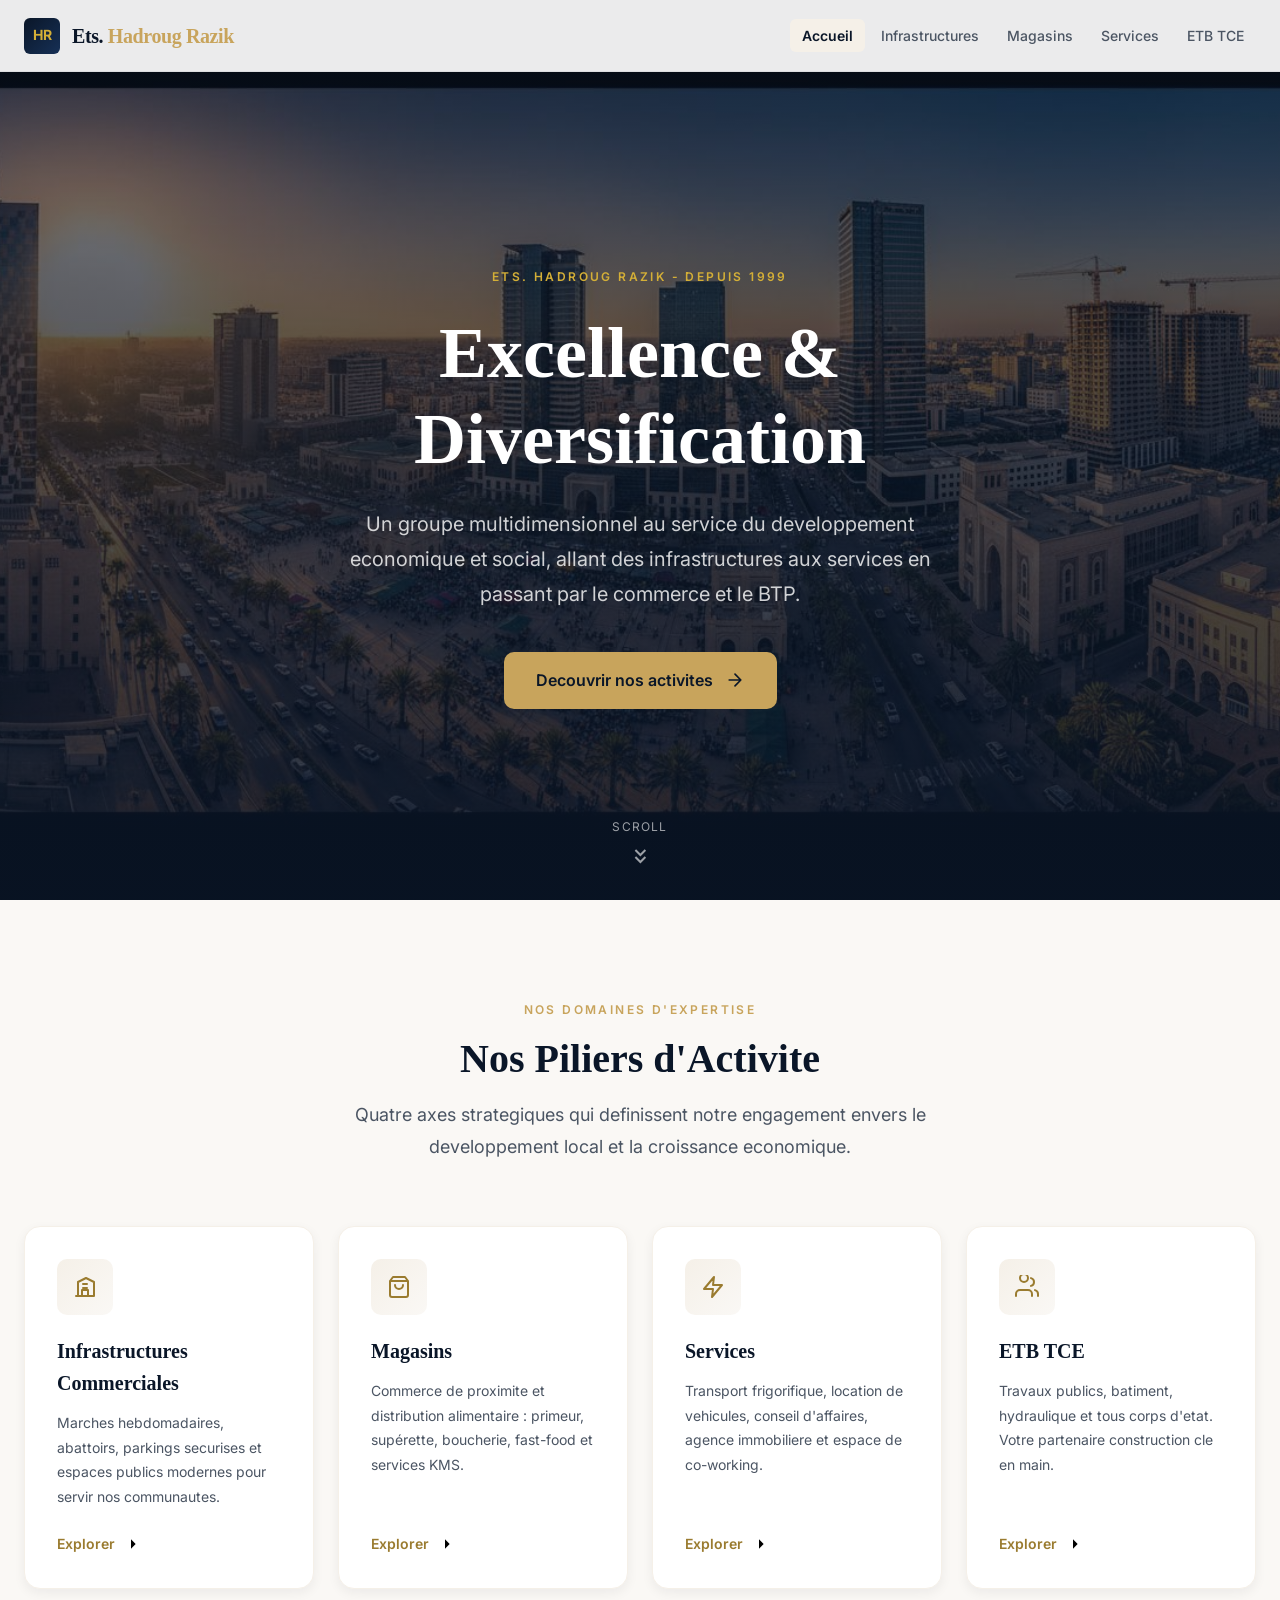
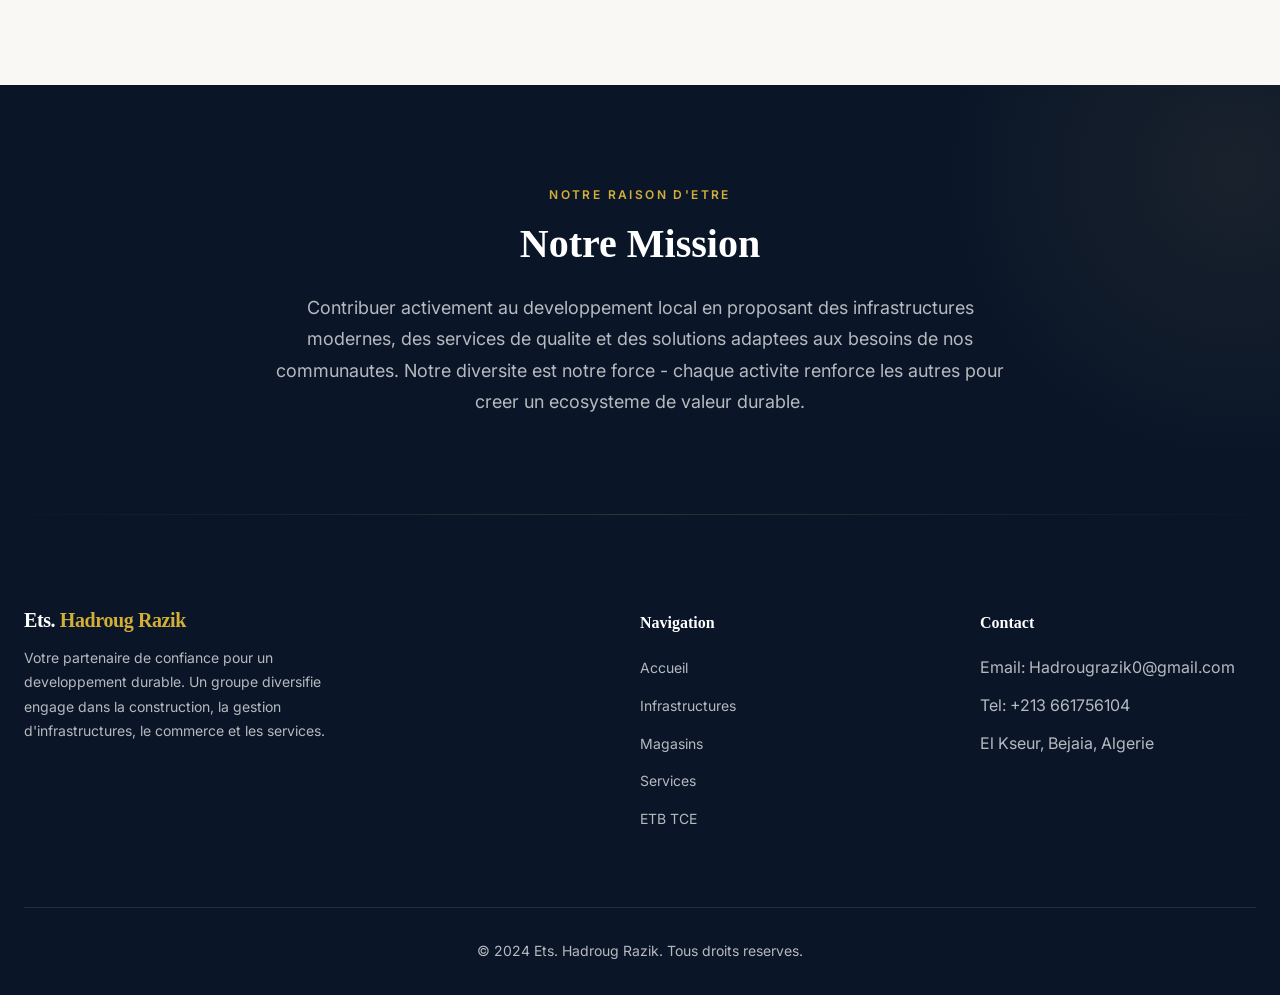
<file: index.html>
<!DOCTYPE html>
<html lang="fr">
<head>
    <meta charset="UTF-8">
    <meta name="viewport" content="width=device-width, initial-scale=1.0">
    <title>Ets. Hadroug Razik</title>
    <link rel="preconnect" href="https://fonts.googleapis.com">
    <link rel="preconnect" href="https://fonts.gstatic.com" crossorigin>
    <link href="https://fonts.googleapis.com/css2?family=Inter:wght@400;500;600;700&display=swap" rel="stylesheet">
    <link rel="stylesheet" href="css/style.css">
</head>
<body>
    <!-- Header -->
    <header class="main-header" id="header">
        <div class="container">
            <a href="index.html" class="logo">
                <div class="logo-mark">HR</div>
                <div class="logo-text">Ets. <span>Hadroug Razik</span></div>
            </a>
            <nav class="main-nav">
                <button class="mobile-menu-toggle" id="menuToggle" aria-label="Menu">
                    <span></span>
                    <span></span>
                    <span></span>
                </button>
                <ul class="nav-list" id="navList">
                    <li><a href="index.html" class="active">Accueil</a></li>
                    <li><a href="infrastructures.html">Infrastructures</a></li>
                    <li><a href="magasins.html">Magasins</a></li>
                    <li><a href="services.html">Services</a></li>
                    <li><a href="etb-tce.html">ETB TCE</a></li>
                </ul>
            </nav>
        </div>
    </header>

    <!-- Hero Section -->
    <section class="hero" id="accueil">
        <div class="hero-image">
            <img src="assets/hero-home.jpg" alt="Ets. Hadroug Razik - Vue panoramique">
        </div>
        <div class="hero-overlay"></div>
        <div class="hero-content">
            <div class="hero-label">Ets. Hadroug Razik - Depuis 1999</div>
            <h1 class="hero-title">Excellence &<br>Diversification</h1>
            <p class="hero-subtitle">Un groupe multidimensionnel au service du developpement economique et social, allant des infrastructures aux services en passant par le commerce et le BTP.</p>
            <a href="#piliers" class="hero-cta">
                Decouvrir nos activites
                <svg width="20" height="20" viewBox="0 0 24 24" fill="none" stroke="currentColor" stroke-width="2" stroke-linecap="round" stroke-linejoin="round"><path d="M5 12h14M12 5l7 7-7 7"/></svg>
            </a>
        </div>
        <div class="hero-scroll">
            <span>Scroll</span>
            <svg viewBox="0 0 24 24"><path d="M7 13l5 5 5-5M7 6l5 5 5-5"/></svg>
        </div>
    </section>

    <!-- Pillars Section -->
    <section id="piliers" class="pillars-section section-padding">
        <div class="container">
            <div class="section-header reveal">
                <div class="section-label">Nos domaines d'expertise</div>
                <h2 class="section-title">Nos Piliers d'Activite</h2>
                <p class="section-desc">Quatre axes strategiques qui definissent notre engagement envers le developpement local et la croissance economique.</p>
            </div>
            <div class="pillars-grid">
                <a href="infrastructures.html" class="pillar-card reveal reveal-delay-1">
                    <div class="pillar-icon">
                        <svg viewBox="0 0 24 24"><path d="M3 21h18M5 21V7l8-4 8 4v14M9 21v-6h6v6M10 9h4M10 13h4"/></svg>
                    </div>
                    <h3>Infrastructures Commerciales</h3>
                    <p>Marches hebdomadaires, abattoirs, parkings securises et espaces publics modernes pour servir nos communautes.</p>
                    <span class="pillar-link">
                        Explorer
                        <svg viewBox="0 0 24 24"><path d="M5 12h14M12 5l7 7-7 7"/></svg>
                    </span>
                </a>

                <a href="magasins.html" class="pillar-card reveal reveal-delay-2">
                    <div class="pillar-icon">
                        <svg viewBox="0 0 24 24"><path d="M6 2L3 6v14a2 2 0 002 2h14a2 2 0 002-2V6l-3-4zM3 6h18M16 10a4 4 0 01-8 0"/></svg>
                    </div>
                    <h3>Magasins</h3>
                    <p>Commerce de proximite et distribution alimentaire : primeur, supérette, boucherie, fast-food et services KMS.</p>
                    <span class="pillar-link">
                        Explorer
                        <svg viewBox="0 0 24 24"><path d="M5 12h14M12 5l7 7-7 7"/></svg>
                    </span>
                </a>

                <a href="services.html" class="pillar-card reveal reveal-delay-3">
                    <div class="pillar-icon">
                        <svg viewBox="0 0 24 24"><path d="M13 2L3 14h9l-1 8 10-12h-9l1-8z"/></svg>
                    </div>
                    <h3>Services</h3>
                    <p>Transport frigorifique, location de vehicules, conseil d'affaires, agence immobiliere et espace de co-working.</p>
                    <span class="pillar-link">
                        Explorer
                        <svg viewBox="0 0 24 24"><path d="M5 12h14M12 5l7 7-7 7"/></svg>
                    </span>
                </a>

                <a href="etb-tce.html" class="pillar-card reveal reveal-delay-4">
                    <div class="pillar-icon">
                        <svg viewBox="0 0 24 24"><path d="M17 21v-2a4 4 0 00-4-4H5a4 4 0 00-4 4v2M9 7a4 4 0 100-8 4 4 0 000 8zM23 21v-2a4 4 0 00-3-3.87M16 3.13a4 4 0 010 7.75"/></svg>
                    </div>
                    <h3>ETB TCE</h3>
                    <p>Travaux publics, batiment, hydraulique et tous corps d'etat. Votre partenaire construction cle en main.</p>
                    <span class="pillar-link">
                        Explorer
                        <svg viewBox="0 0 24 24"><path d="M5 12h14M12 5l7 7-7 7"/></svg>
                    </span>
                </a>
            </div>
        </div>
    </section>

    <!-- Mission Section -->
    <section class="mission-section section-padding">
        <div class="container">
            <div class="mission-content reveal">
                <div class="mission-label">Notre raison d'etre</div>
                <h2>Notre Mission</h2>
                <p>Contribuer activement au developpement local en proposant des infrastructures modernes, des services de qualite et des solutions adaptees aux besoins de nos communautes. Notre diversite est notre force - chaque activite renforce les autres pour creer un ecosysteme de valeur durable.</p>
            </div>
        </div>
    </section>

    <!-- Footer -->
    <footer class="main-footer">
        <div class="container">
            <div class="footer-content">
                <div class="footer-brand">
                    <div class="logo-text">Ets. <span>Hadroug Razik</span></div>
                    <p>Votre partenaire de confiance pour un developpement durable. Un groupe diversifie engage dans la construction, la gestion d'infrastructures, le commerce et les services.</p>
                </div>
                <div class="footer-section">
                    <h4>Navigation</h4>
                    <ul>
                        <li><a href="index.html">Accueil</a></li>
                        <li><a href="infrastructures.html">Infrastructures</a></li>
                        <li><a href="magasins.html">Magasins</a></li>
                        <li><a href="services.html">Services</a></li>
                        <li><a href="etb-tce.html">ETB TCE</a></li>
                    </ul>
                </div>
                <div class="footer-section">
                    <h4>Contact</h4>
                    <ul>
                        <li>Email: Hadrougrazik0@gmail.com</li>
                        <li>Tel: +213 661756104</li>
                        <li>El Kseur, Bejaia, Algerie</li>
                    </ul>
                </div>
            </div>
            <div class="footer-bottom">
                <p>&copy; 2024 Ets. Hadroug Razik. Tous droits reserves.</p>
            </div>
        </div>
    </footer>

    <!-- Back to Top -->
    <button class="back-to-top" id="backToTop" aria-label="Retour en haut">
        <svg viewBox="0 0 24 24"><path d="M18 15l-6-6-6 6"/></svg>
    </button>

    <script src="js/main.js"></script>
</body>
</html>
</file>
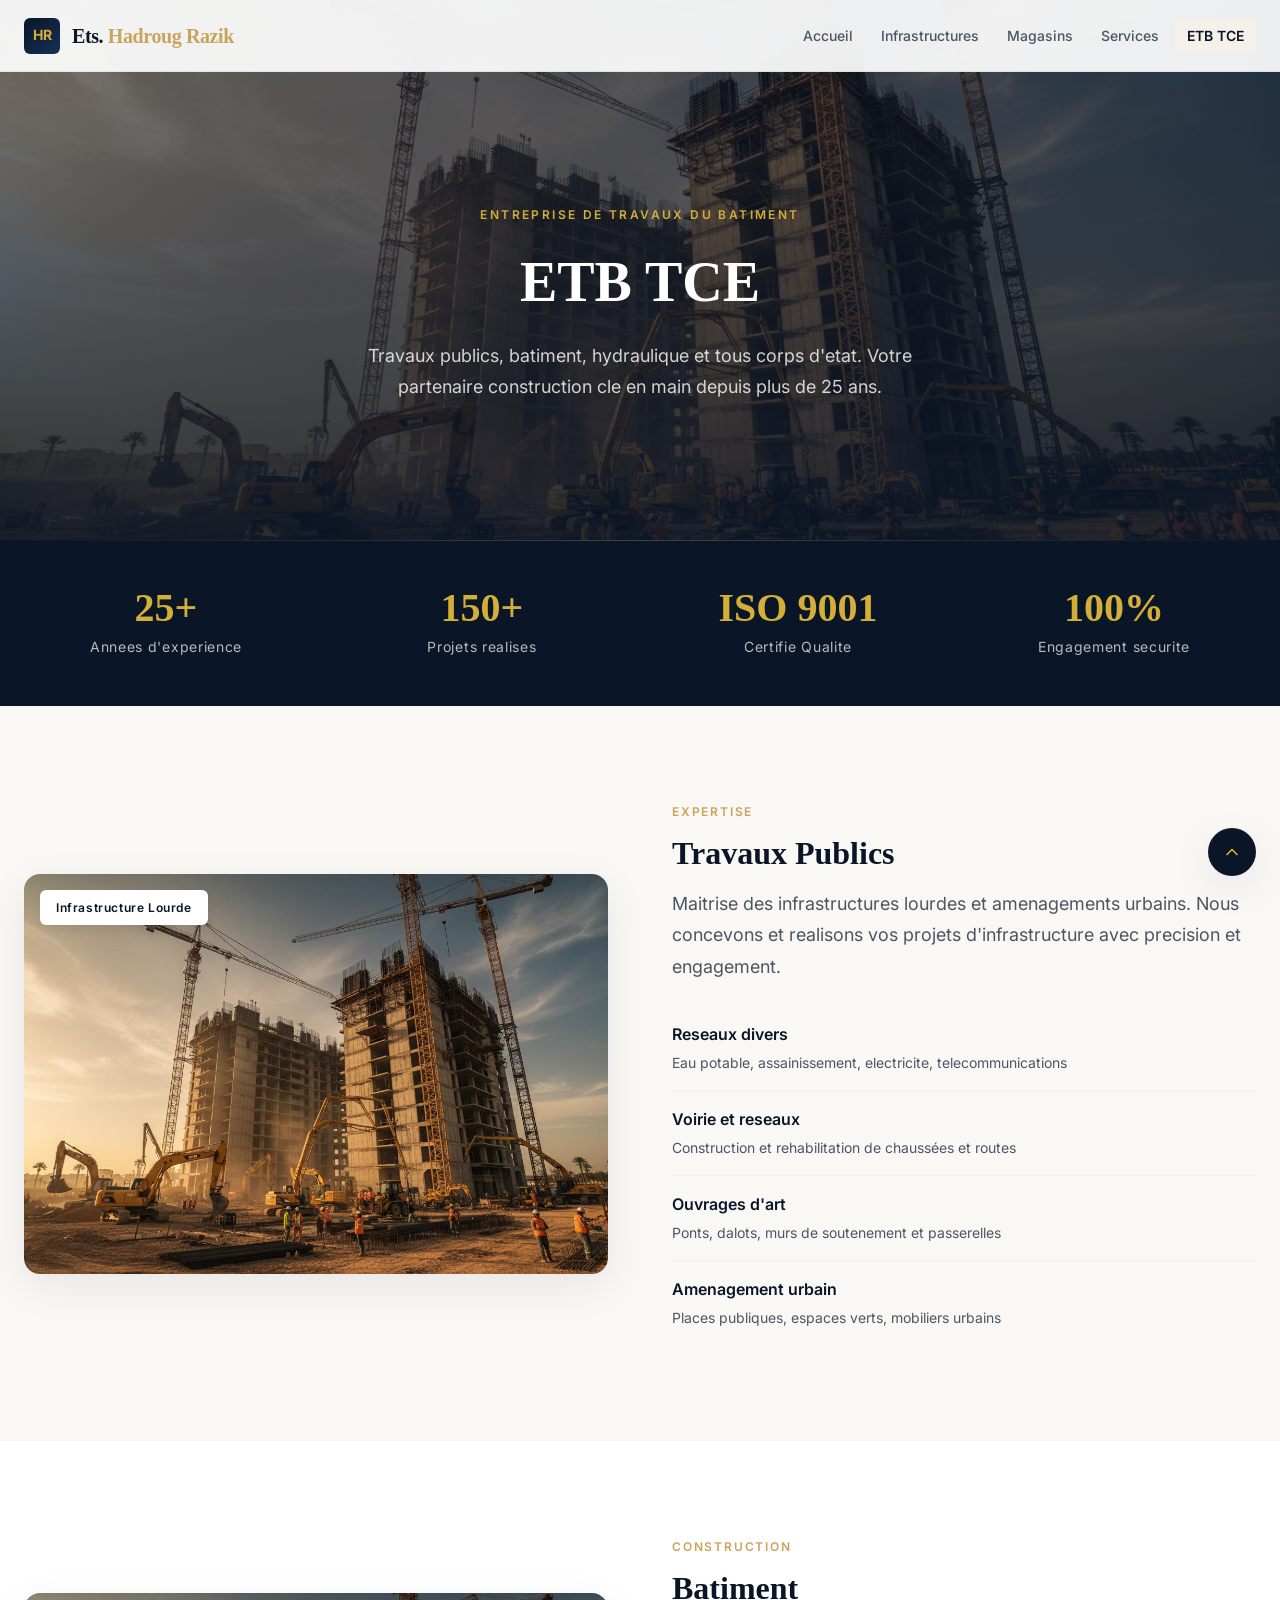
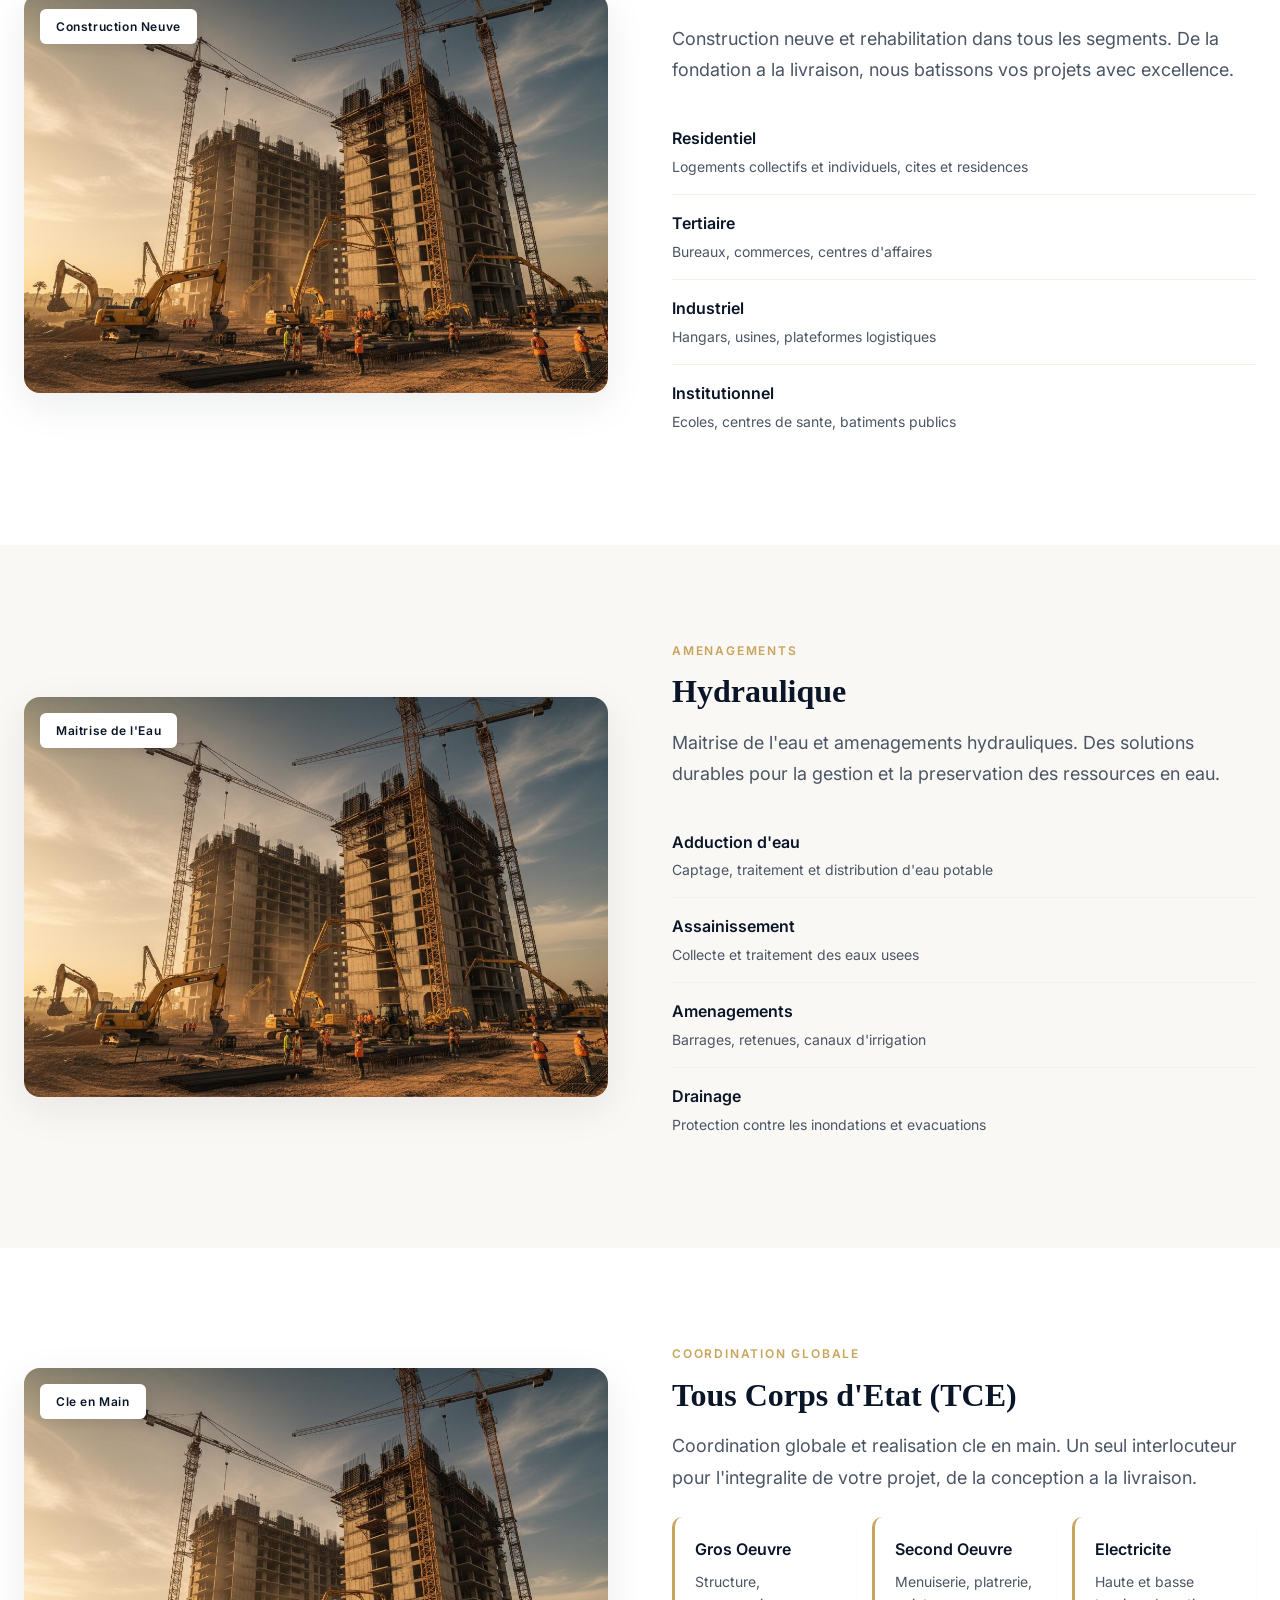
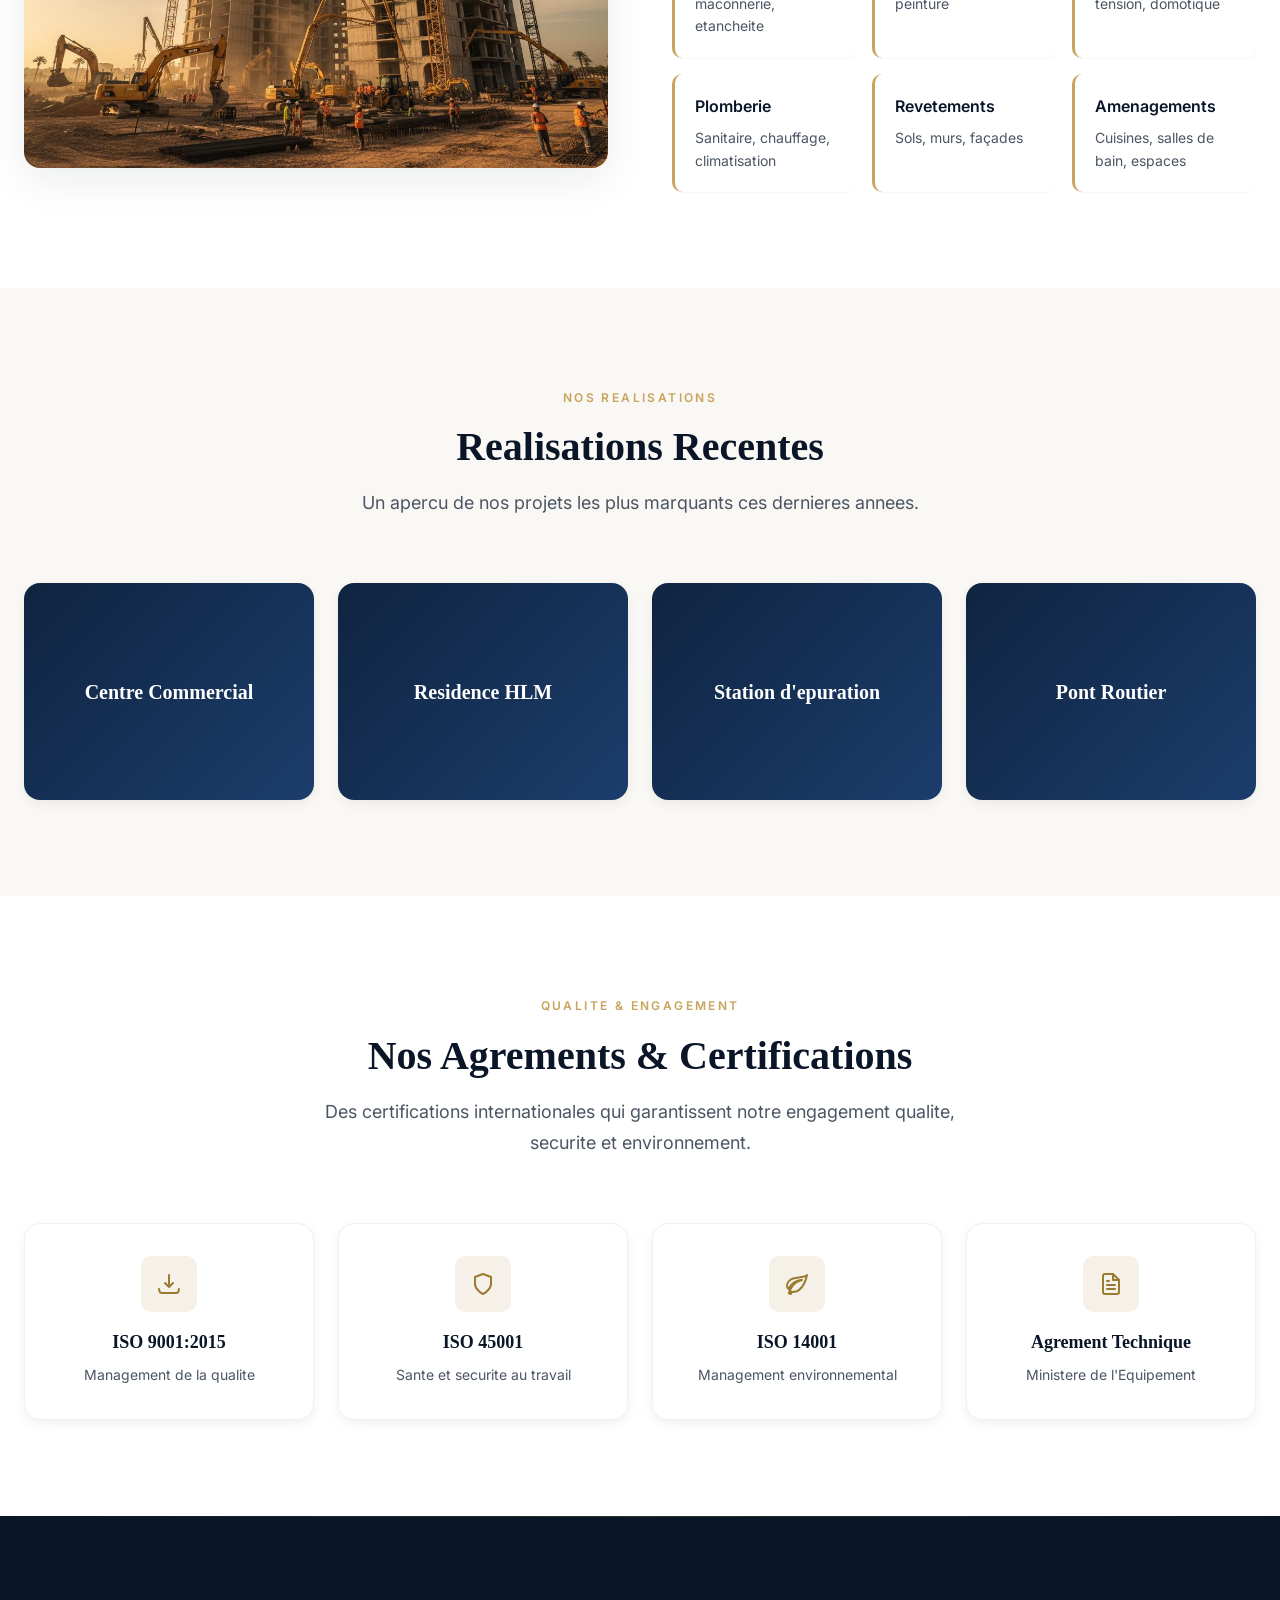
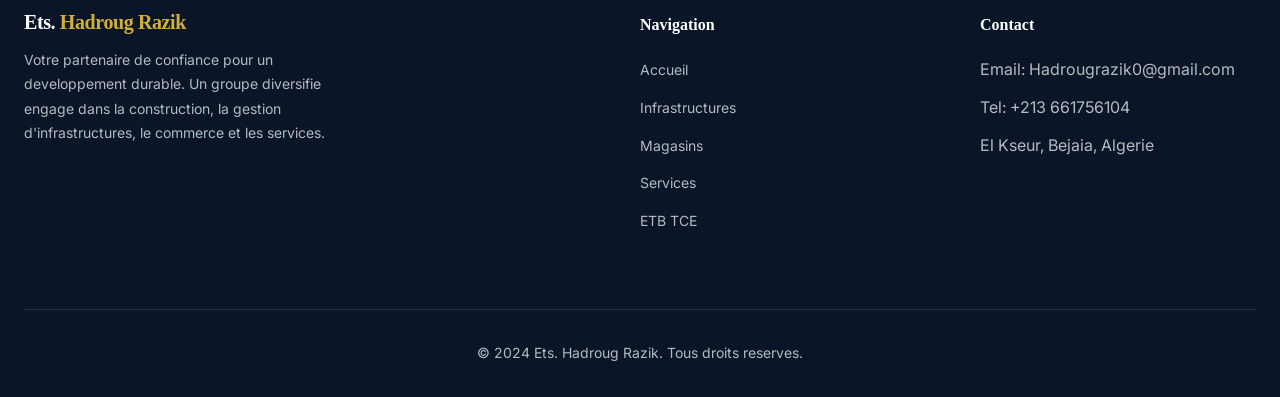
<file: etb-tce.html>
<!DOCTYPE html>
<html lang="fr">
<head>
    <meta charset="UTF-8">
    <meta name="viewport" content="width=device-width, initial-scale=1.0">
    <title>ETB TCE - Ets. Hadroug Razik</title>
    <link rel="preconnect" href="https://fonts.googleapis.com">
    <link rel="preconnect" href="https://fonts.gstatic.com" crossorigin>
    <link href="https://fonts.googleapis.com/css2?family=Inter:wght@400;500;600;700&display=swap" rel="stylesheet">
    <link rel="stylesheet" href="css/style.css">
</head>
<body>
    <!-- Header -->
    <header class="main-header" id="header">
        <div class="container">
            <a href="index.html" class="logo">
                <div class="logo-mark">HR</div>
                <div class="logo-text">Ets. <span>Hadroug Razik</span></div>
            </a>
            <nav class="main-nav">
                <button class="mobile-menu-toggle" id="menuToggle" aria-label="Menu">
                    <span></span>
                    <span></span>
                    <span></span>
                </button>
                <ul class="nav-list" id="navList">
                    <li><a href="index.html">Accueil</a></li>
                    <li><a href="infrastructures.html">Infrastructures</a></li>
                    <li><a href="magasins.html">Magasins</a></li>
                    <li><a href="services.html">Services</a></li>
                    <li><a href="etb-tce.html" class="active">ETB TCE</a></li>
                </ul>
            </nav>
        </div>
    </header>

    <!-- Page Hero -->
    <section class="page-hero">
        <div class="hero-image">
            <img src="assets/hero-etb.jpg" alt="ETB TCE - Travaux du Batiment">
        </div>
        <div class="hero-overlay"></div>
        <div class="hero-content">
            <div class="hero-label">Entreprise de Travaux du Batiment</div>
            <h1 class="hero-title">ETB TCE</h1>
            <p class="hero-subtitle">Travaux publics, batiment, hydraulique et tous corps d'etat. Votre partenaire construction cle en main depuis plus de 25 ans.</p>
        </div>
    </section>

    <!-- Credentials Bar -->
    <section class="credentials-bar">
        <div class="container">
            <div class="credentials-grid reveal">
                <div class="credential">
                    <span class="cred-number">25+</span>
                    <span class="cred-label">Annees d'experience</span>
                </div>
                <div class="credential">
                    <span class="cred-number">150+</span>
                    <span class="cred-label">Projets realises</span>
                </div>
                <div class="credential">
                    <span class="cred-number">ISO 9001</span>
                    <span class="cred-label">Certifie Qualite</span>
                </div>
                <div class="credential">
                    <span class="cred-number">100%</span>
                    <span class="cred-label">Engagement securite</span>
                </div>
            </div>
        </div>
    </section>

    <!-- Travaux Publics -->
    <section id="travaux-publics" class="etb-section">
        <div class="container">
            <div class="feature-grid reveal">
                <div class="feature-visual">
                    <img src="assets/hero-etb.jpg" alt="Travaux Publics">
                    <div class="feature-visual-badge">Infrastructure Lourde</div>
                </div>
                <div class="feature-content">
                    <div class="feature-content-label">Expertise</div>
                    <h2>Travaux Publics</h2>
                    <p>Maitrise des infrastructures lourdes et amenagements urbains. Nous concevons et realisons vos projets d'infrastructure avec precision et engagement.</p>
                    <ul class="feature-list">
                        <li>
                            <strong>Reseaux divers</strong>
                            <span>Eau potable, assainissement, electricite, telecommunications</span>
                        </li>
                        <li>
                            <strong>Voirie et reseaux</strong>
                            <span>Construction et rehabilitation de chaussées et routes</span>
                        </li>
                        <li>
                            <strong>Ouvrages d'art</strong>
                            <span>Ponts, dalots, murs de soutenement et passerelles</span>
                        </li>
                        <li>
                            <strong>Amenagement urbain</strong>
                            <span>Places publiques, espaces verts, mobiliers urbains</span>
                        </li>
                    </ul>
                </div>
            </div>
        </div>
    </section>

    <!-- Batiment -->
    <section id="batiment" class="etb-section">
        <div class="container">
            <div class="feature-grid reverse reveal">
                <div class="feature-content">
                    <div class="feature-content-label">Construction</div>
                    <h2>Batiment</h2>
                    <p>Construction neuve et rehabilitation dans tous les segments. De la fondation a la livraison, nous batissons vos projets avec excellence.</p>
                    <ul class="feature-list">
                        <li>
                            <strong>Residentiel</strong>
                            <span>Logements collectifs et individuels, cites et residences</span>
                        </li>
                        <li>
                            <strong>Tertiaire</strong>
                            <span>Bureaux, commerces, centres d'affaires</span>
                        </li>
                        <li>
                            <strong>Industriel</strong>
                            <span>Hangars, usines, plateformes logistiques</span>
                        </li>
                        <li>
                            <strong>Institutionnel</strong>
                            <span>Ecoles, centres de sante, batiments publics</span>
                        </li>
                    </ul>
                </div>
                <div class="feature-visual">
                    <img src="assets/hero-etb.jpg" alt="Construction Batiment">
                    <div class="feature-visual-badge">Construction Neuve</div>
                </div>
            </div>
        </div>
    </section>

    <!-- Hydraulique -->
    <section id="hydraulique" class="etb-section">
        <div class="container">
            <div class="feature-grid reveal">
                <div class="feature-visual">
                    <img src="assets/hero-etb.jpg" alt="Hydraulique">
                    <div class="feature-visual-badge">Maitrise de l'Eau</div>
                </div>
                <div class="feature-content">
                    <div class="feature-content-label">Amenagements</div>
                    <h2>Hydraulique</h2>
                    <p>Maitrise de l'eau et amenagements hydrauliques. Des solutions durables pour la gestion et la preservation des ressources en eau.</p>
                    <ul class="feature-list">
                        <li>
                            <strong>Adduction d'eau</strong>
                            <span>Captage, traitement et distribution d'eau potable</span>
                        </li>
                        <li>
                            <strong>Assainissement</strong>
                            <span>Collecte et traitement des eaux usees</span>
                        </li>
                        <li>
                            <strong>Amenagements</strong>
                            <span>Barrages, retenues, canaux d'irrigation</span>
                        </li>
                        <li>
                            <strong>Drainage</strong>
                            <span>Protection contre les inondations et evacuations</span>
                        </li>
                    </ul>
                </div>
            </div>
        </div>
    </section>

    <!-- Tous Corps d'Etat -->
    <section id="tce" class="etb-section">
        <div class="container">
            <div class="feature-grid reverse reveal">
                <div class="feature-content">
                    <div class="feature-content-label">Coordination Globale</div>
                    <h2>Tous Corps d'Etat (TCE)</h2>
                    <p>Coordination globale et realisation cle en main. Un seul interlocuteur pour l'integralite de votre projet, de la conception a la livraison.</p>
                    <div class="tce-grid">
                        <div class="tce-item">
                            <h4>Gros Oeuvre</h4>
                            <p>Structure, maconnerie, etancheite</p>
                        </div>
                        <div class="tce-item">
                            <h4>Second Oeuvre</h4>
                            <p>Menuiserie, platrerie, peinture</p>
                        </div>
                        <div class="tce-item">
                            <h4>Electricite</h4>
                            <p>Haute et basse tension, domotique</p>
                        </div>
                        <div class="tce-item">
                            <h4>Plomberie</h4>
                            <p>Sanitaire, chauffage, climatisation</p>
                        </div>
                        <div class="tce-item">
                            <h4>Revetements</h4>
                            <p>Sols, murs, façades</p>
                        </div>
                        <div class="tce-item">
                            <h4>Amenagements</h4>
                            <p>Cuisines, salles de bain, espaces</p>
                        </div>
                    </div>
                </div>
                <div class="feature-visual">
                    <img src="assets/hero-etb.jpg" alt="Tous Corps d'Etat">
                    <div class="feature-visual-badge">Cle en Main</div>
                </div>
            </div>
        </div>
    </section>

    <!-- Portfolio -->
    <section class="portfolio-section">
        <div class="container">
            <div class="section-header reveal">
                <div class="section-label">Nos realisations</div>
                <h2 class="section-title">Realisations Recentes</h2>
                <p class="section-desc">Un apercu de nos projets les plus marquants ces dernieres annees.</p>
            </div>
            <div class="portfolio-grid">
                <div class="portfolio-item reveal reveal-delay-1">
                    <div class="portfolio-img">Centre Commercial</div>
                    <div class="portfolio-overlay">
                        <h4>Centre Commercial</h4>
                        <p>Construction cle en main - 2023</p>
                    </div>
                </div>
                <div class="portfolio-item reveal reveal-delay-2">
                    <div class="portfolio-img">Residence HLM</div>
                    <div class="portfolio-overlay">
                        <h4>Residence HLM</h4>
                        <p>120 logements - 2023</p>
                    </div>
                </div>
                <div class="portfolio-item reveal reveal-delay-3">
                    <div class="portfolio-img">Station d'epuration</div>
                    <div class="portfolio-overlay">
                        <h4>Station d'epuration</h4>
                        <p>Hydraulique urbain - 2022</p>
                    </div>
                </div>
                <div class="portfolio-item reveal reveal-delay-4">
                    <div class="portfolio-img">Pont Routier</div>
                    <div class="portfolio-overlay">
                        <h4>Pont Routier</h4>
                        <p>Ouvrage d'art - 2022</p>
                    </div>
                </div>
            </div>
        </div>
    </section>

    <!-- Certifications -->
    <section class="certifications-section">
        <div class="container">
            <div class="section-header reveal">
                <div class="section-label">Qualite & Engagement</div>
                <h2 class="section-title">Nos Agrements & Certifications</h2>
                <p class="section-desc">Des certifications internationales qui garantissent notre engagement qualite, securite et environnement.</p>
            </div>
            <div class="certs-grid">
                <div class="cert-card reveal reveal-delay-1">
                    <div class="cert-icon">
                        <svg viewBox="0 0 24 24"><path d="M12 15V3m0 12l-4-4m4 4l4-4M2 17l.621 2.485A2 2 0 004.561 21h14.878a2 2 0 001.94-1.515L22 17"/></svg>
                    </div>
                    <h4>ISO 9001:2015</h4>
                    <p>Management de la qualite</p>
                </div>
                <div class="cert-card reveal reveal-delay-2">
                    <div class="cert-icon">
                        <svg viewBox="0 0 24 24"><path d="M12 22s8-4 8-10V5l-8-3-8 3v7c0 6 8 10 8 10z"/></svg>
                    </div>
                    <h4>ISO 45001</h4>
                    <p>Sante et securite au travail</p>
                </div>
                <div class="cert-card reveal reveal-delay-3">
                    <div class="cert-icon">
                        <svg viewBox="0 0 24 24"><path d="M17 8C8 10 5.9 16.17 3.82 21.34l1.89.66.95-2.3c.48.17.98.3 1.34.3C19 20 22 3 22 3c-1 2-8 2.25-13 3.25S2 11.5 2 13.5s1.75 3.75 1.75 3.75C7 8 17 8 17 8z"/></svg>
                    </div>
                    <h4>ISO 14001</h4>
                    <p>Management environnemental</p>
                </div>
                <div class="cert-card reveal reveal-delay-4">
                    <div class="cert-icon">
                        <svg viewBox="0 0 24 24"><path d="M14 2H6a2 2 0 00-2 2v16a2 2 0 002 2h12a2 2 0 002-2V8z"/><path d="M14 2v6h6M16 13H8M16 17H8M10 9H8"/></svg>
                    </div>
                    <h4>Agrement Technique</h4>
                    <p>Ministere de l'Equipement</p>
                </div>
            </div>
        </div>
    </section>

    <!-- Footer -->
    <footer class="main-footer">
        <div class="container">
            <div class="footer-content">
                <div class="footer-brand">
                    <div class="logo-text">Ets. <span>Hadroug Razik</span></div>
                    <p>Votre partenaire de confiance pour un developpement durable. Un groupe diversifie engage dans la construction, la gestion d'infrastructures, le commerce et les services.</p>
                </div>
                <div class="footer-section">
                    <h4>Navigation</h4>
                    <ul>
                        <li><a href="index.html">Accueil</a></li>
                        <li><a href="infrastructures.html">Infrastructures</a></li>
                        <li><a href="magasins.html">Magasins</a></li>
                        <li><a href="services.html">Services</a></li>
                        <li><a href="etb-tce.html">ETB TCE</a></li>
                    </ul>
                </div>
                <div class="footer-section">
                    <h4>Contact</h4>
                    <ul>
                        <li>Email: Hadrougrazik0@gmail.com</li>
                        <li>Tel: +213 661756104</li>
                        <li>El Kseur, Bejaia, Algerie</li>
                    </ul>
                </div>
            </div>
            <div class="footer-bottom">
                <p>&copy; 2024 Ets. Hadroug Razik. Tous droits reserves.</p>
            </div>
        </div>
    </footer>

    <!-- Back to Top -->
    <button class="back-to-top" id="backToTop" aria-label="Retour en haut">
        <svg viewBox="0 0 24 24"><path d="M18 15l-6-6-6 6"/></svg>
    </button>

    <script src="js/main.js"></script>
</body>
</html>
</file>
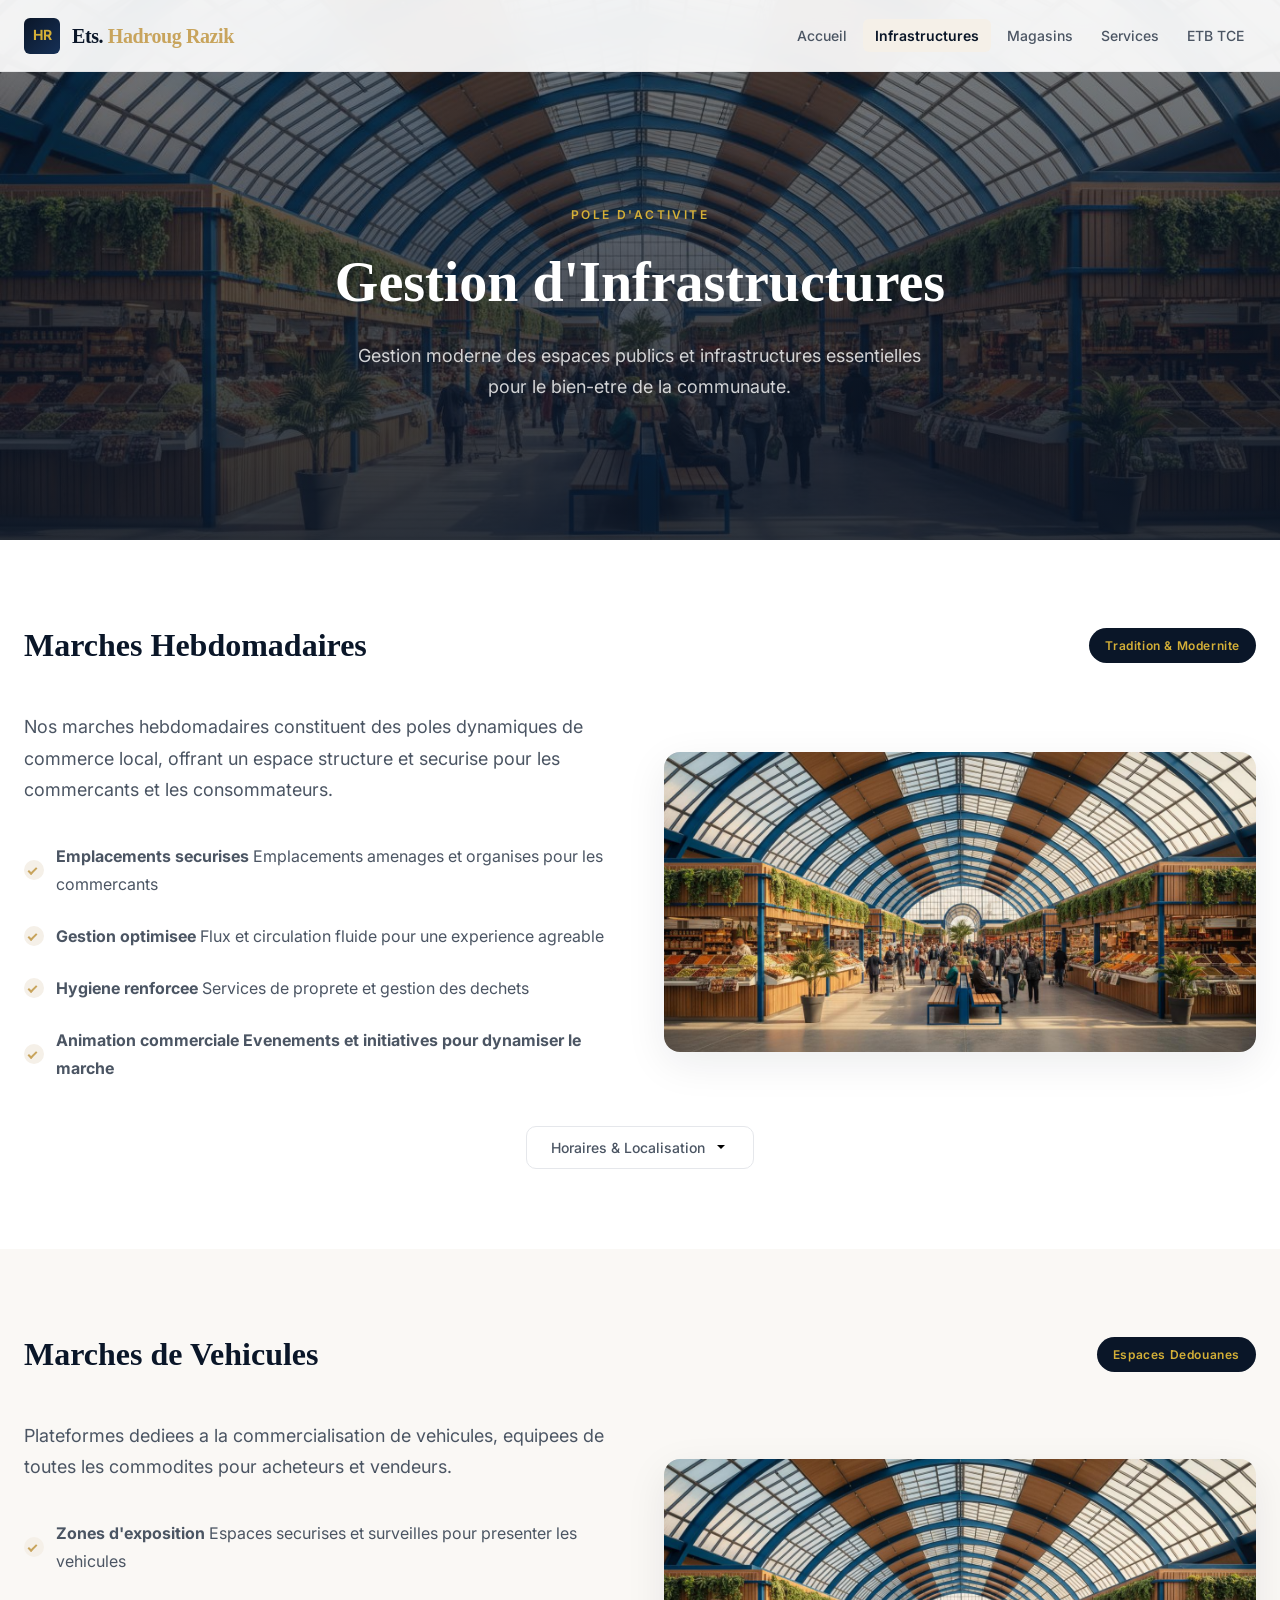
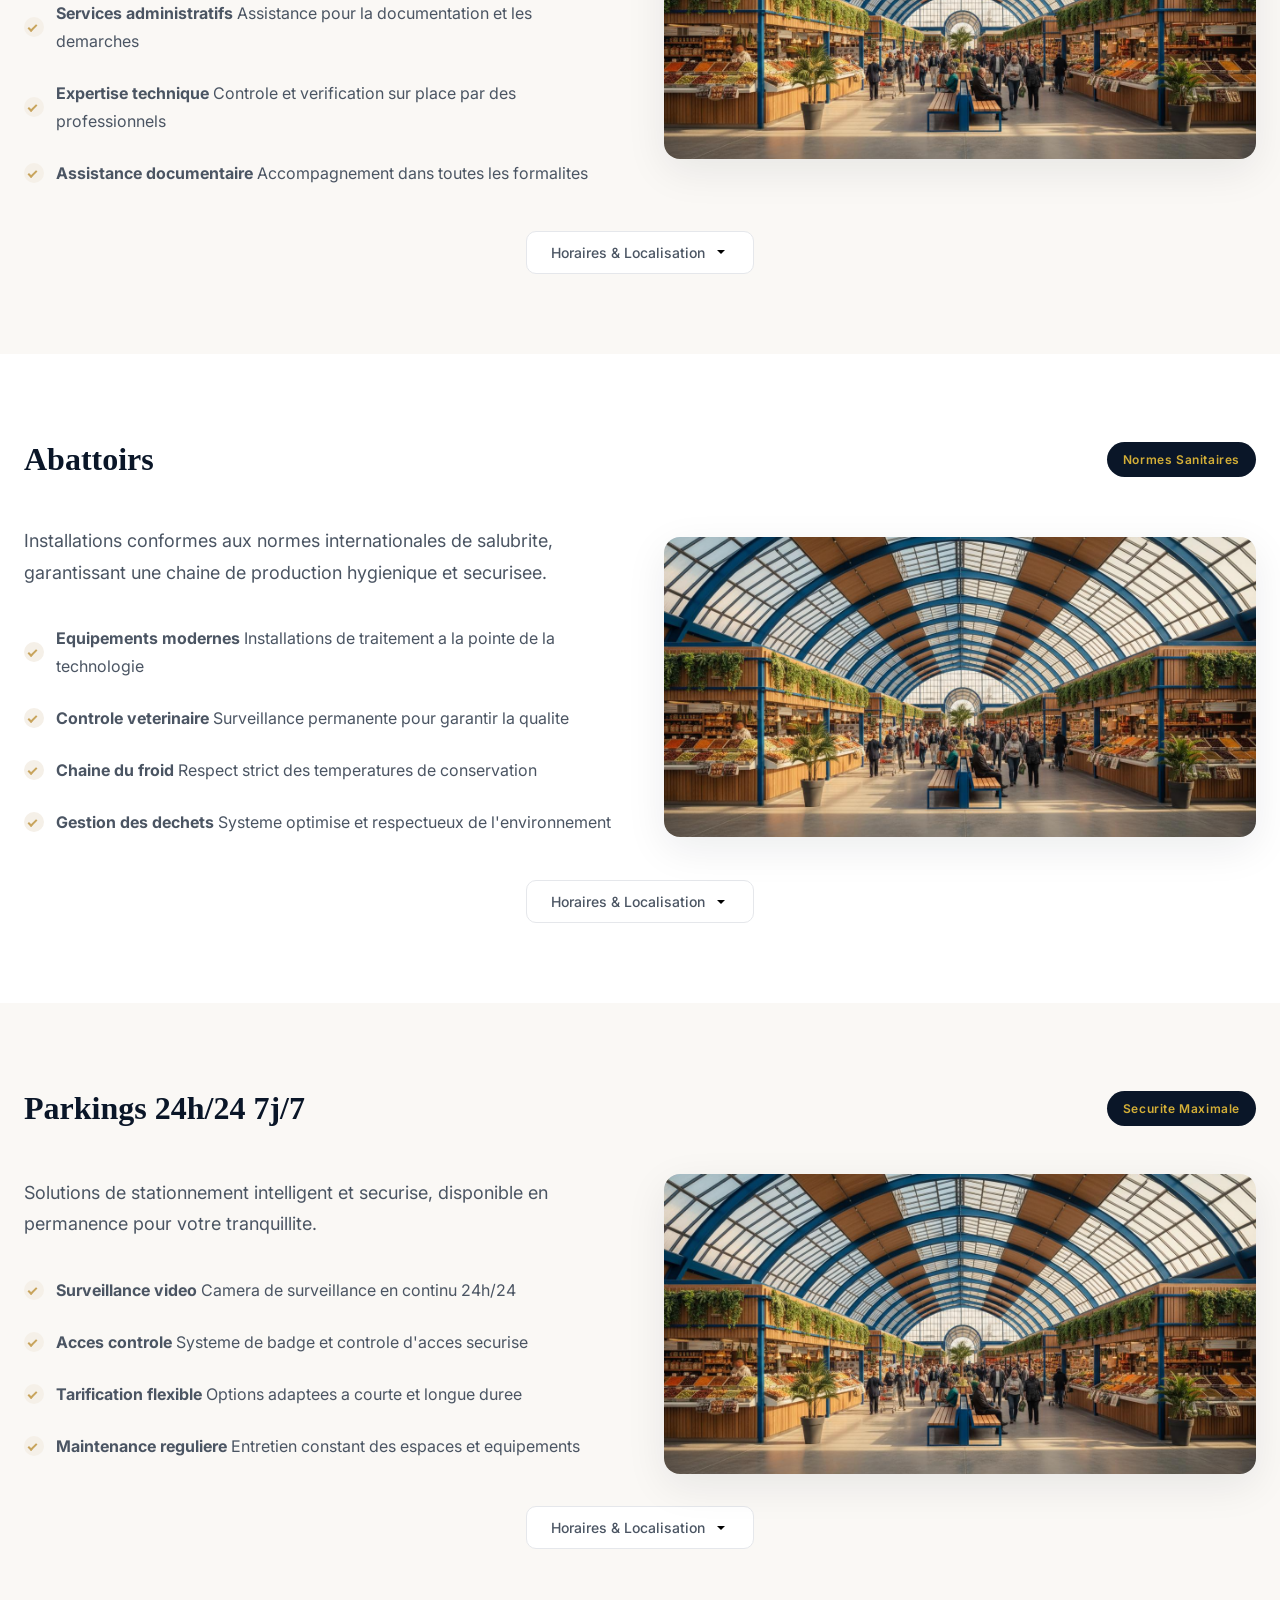
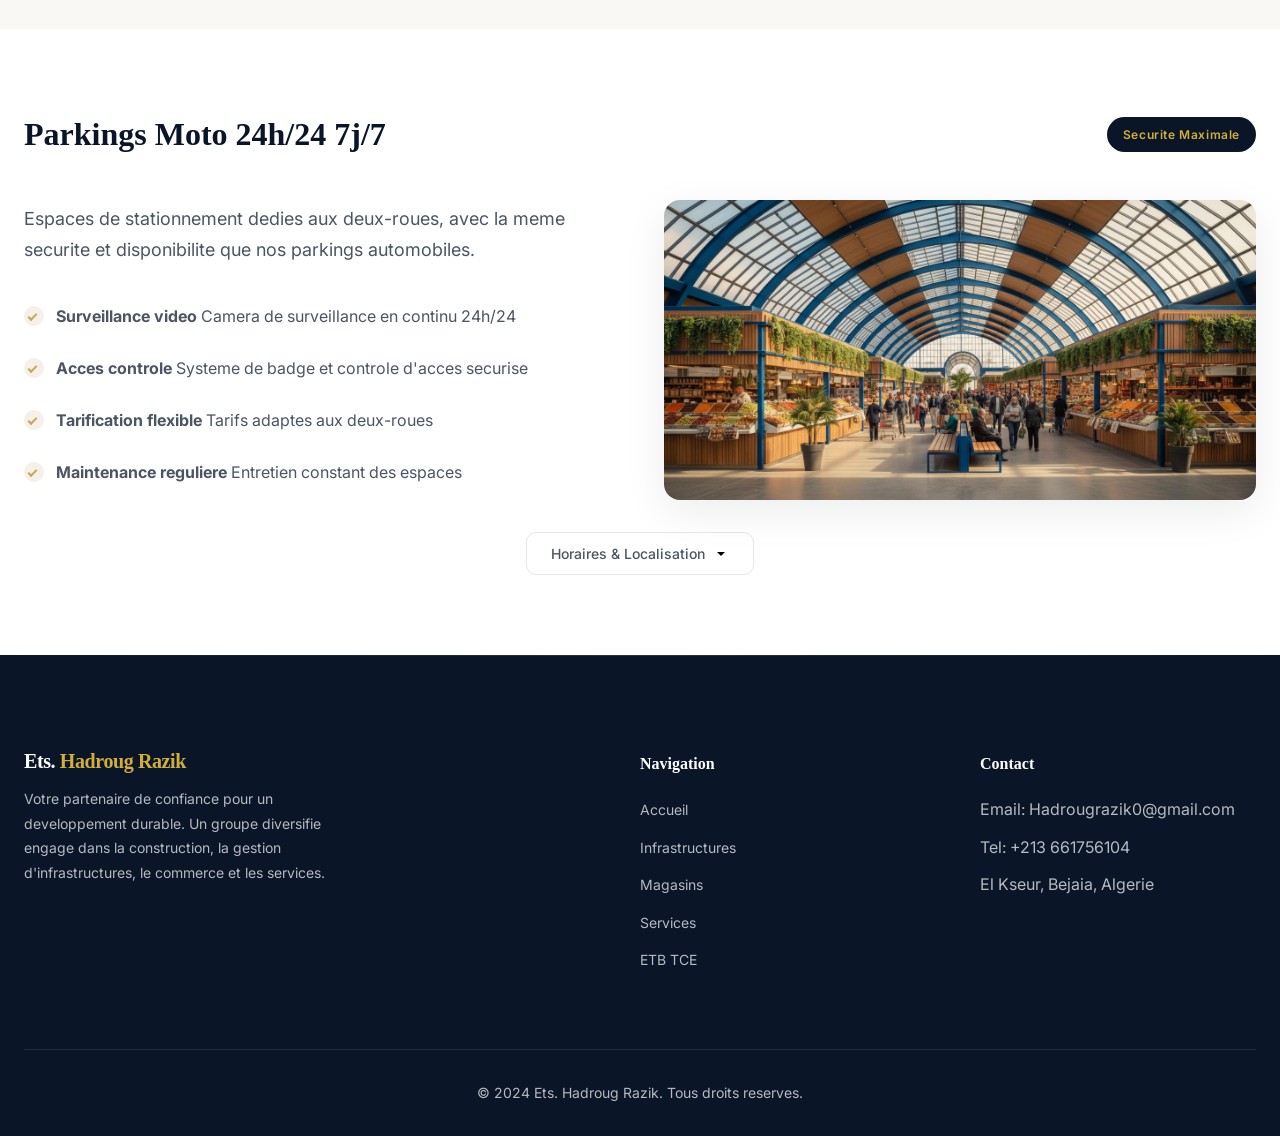
<file: infrastructures.html>
<!DOCTYPE html>
<html lang="fr">
<head>
    <meta charset="UTF-8">
    <meta name="viewport" content="width=device-width, initial-scale=1.0">
    <title>Gestion d'Infrastructures - Ets. Hadroug Razik</title>
    <link rel="preconnect" href="https://fonts.googleapis.com">
    <link rel="preconnect" href="https://fonts.gstatic.com" crossorigin>
    <link href="https://fonts.googleapis.com/css2?family=Inter:wght@400;500;600;700&display=swap" rel="stylesheet">
    <link rel="stylesheet" href="css/style.css">
</head>
<body>
    <!-- Header -->
    <header class="main-header" id="header">
        <div class="container">
            <a href="index.html" class="logo">
                <div class="logo-mark">HR</div>
                <div class="logo-text">Ets. <span>Hadroug Razik</span></div>
            </a>
            <nav class="main-nav">
                <button class="mobile-menu-toggle" id="menuToggle" aria-label="Menu">
                    <span></span>
                    <span></span>
                    <span></span>
                </button>
                <ul class="nav-list" id="navList">
                    <li><a href="index.html">Accueil</a></li>
                    <li><a href="infrastructures.html" class="active">Infrastructures</a></li>
                    <li><a href="magasins.html">Magasins</a></li>
                    <li><a href="services.html">Services</a></li>
                    <li><a href="etb-tce.html">ETB TCE</a></li>
                </ul>
            </nav>
        </div>
    </header>

    <!-- Page Hero -->
    <section class="page-hero">
        <div class="hero-image">
            <img src="assets/hero-infra.jpg" alt="Gestion d'Infrastructures">
        </div>
        <div class="hero-overlay"></div>
        <div class="hero-content">
            <div class="hero-label">Pole d'activite</div>
            <h1 class="hero-title">Gestion d'Infrastructures</h1>
            <p class="hero-subtitle">Gestion moderne des espaces publics et infrastructures essentielles pour le bien-etre de la communaute.</p>
        </div>
    </section>

    <!-- Marches Hebdomadaires -->
    <section id="marches" class="content-section">
        <div class="container">
            <div class="section-header-bar reveal">
                <h2>Marches Hebdomadaires</h2>
                <span class="section-badge">Tradition & Modernite</span>
            </div>
            <div class="content-body reveal reveal-delay-1">
                <div class="content-text">
                    <p>Nos marches hebdomadaires constituent des poles dynamiques de commerce local, offrant un espace structure et securise pour les commercants et les consommateurs.</p>
                    <ul>
                        <li><strong>Emplacements securises</strong> <span>Emplacements amenages et organises pour les commercants</span></li>
                        <li><strong>Gestion optimisee</strong> <span>Flux et circulation fluide pour une experience agreable</span></li>
                        <li><strong>Hygiene renforcee</strong> <span>Services de proprete et gestion des dechets</span></li>
                        <li><strong>Animation commerciale</strong> <strong>Evenements et initiatives pour dynamiser le marche</strong></li>
                    </ul>
                </div>
                <div class="content-visual">
                    <img src="assets/hero-infra.jpg" alt="Marche hebdomadaire">
                </div>
            </div>
            <button class="accordion-toggle" type="button" data-target="marches-details">
                <span>Horaires & Localisation</span>
                <svg viewBox="0 0 24 24"><path d="M6 9l6 6 6-6"/></svg>
            </button>
            <div class="hidden-details" id="marches-details">
                <div class="location-grid">
                    <div class="location-card">
                        <h3>Notre Localisation</h3>
                        <div class="map-wrapper">
                            <iframe src="https://www.google.com/maps/embed?pb=!1m14!1m12!1m3!1d1384.655506830871!2d4.853783761780804!3d36.6857830790187!2m3!1f0!2f0!3f0!3m2!1i1024!2i768!4f13.1!5e0!3m2!1sfr!2sdz!4v1776672171786!5m2!1sfr!2sdz" allowfullscreen="" loading="lazy"></iframe>
                        </div>
                        <div class="map-actions">
                            <a href="https://maps.app.goo.gl/2xmho6CCJptQogXo9" target="_blank" rel="noopener noreferrer" class="btn btn-outline">Itineraire</a>
                        </div>
                    </div>
                    <div class="location-card">
                        <h3>Horaires d'ouverture</h3>
                        <table class="hours-table">
                            <tr><td>Lundi</td><td>06:30 - 14:00</td></tr>
                            <tr><td>Vendredi</td><td>06:30 - 14:00</td></tr>
                        </table>
                    </div>
                </div>
            </div>
        </div>
    </section>

    <!-- Marches de Vehicules -->
    <section id="vehicules" class="content-section alt-bg">
        <div class="container">
            <div class="section-header-bar reveal">
                <h2>Marches de Vehicules</h2>
                <span class="section-badge">Espaces Dedouanes</span>
            </div>
            <div class="content-body reveal reveal-delay-1">
                <div class="content-text">
                    <p>Plateformes dediees a la commercialisation de vehicules, equipees de toutes les commodites pour acheteurs et vendeurs.</p>
                    <ul>
                        <li><strong>Zones d'exposition</strong> <span>Espaces securises et surveilles pour presenter les vehicules</span></li>
                        <li><strong>Services administratifs</strong> <span>Assistance pour la documentation et les demarches</span></li>
                        <li><strong>Expertise technique</strong> <span>Controle et verification sur place par des professionnels</span></li>
                        <li><strong>Assistance documentaire</strong> <span>Accompagnement dans toutes les formalites</span></li>
                    </ul>
                </div>
                <div class="content-visual">
                    <img src="assets/hero-infra.jpg" alt="Marche de vehicules">
                </div>
            </div>
            <button class="accordion-toggle" type="button" data-target="vehicules-details">
                <span>Horaires & Localisation</span>
                <svg viewBox="0 0 24 24"><path d="M6 9l6 6 6-6"/></svg>
            </button>
            <div class="hidden-details" id="vehicules-details">
                <div class="location-grid">
                    <div class="location-card">
                        <h3>Notre Localisation</h3>
                        <div class="map-wrapper">
                            <iframe src="https://www.google.com/maps/embed?pb=!1m14!1m12!1m3!1d1384.655506830871!2d4.853783761780804!3d36.6857830790187!2m3!1f0!2f0!3f0!3m2!1i1024!2i768!4f13.1!5e0!3m2!1sfr!2sdz!4v1776672171786!5m2!1sfr!2sdz" allowfullscreen="" loading="lazy"></iframe>
                        </div>
                        <div class="map-actions">
                            <a href="https://maps.app.goo.gl/2xmho6CCJptQogXo9" target="_blank" rel="noopener noreferrer" class="btn btn-outline">Itineraire</a>
                        </div>
                    </div>
                    <div class="location-card">
                        <h3>Horaires d'ouverture</h3>
                        <table class="hours-table">
                            <tr><td>Samedi</td><td>06:30 - 14:00</td></tr>
                        </table>
                    </div>
                </div>
            </div>
        </div>
    </section>

    <!-- Abattoirs -->
    <section id="abattoirs" class="content-section">
        <div class="container">
            <div class="section-header-bar reveal">
                <h2>Abattoirs</h2>
                <span class="section-badge">Normes Sanitaires</span>
            </div>
            <div class="content-body reveal reveal-delay-1">
                <div class="content-text">
                    <p>Installations conformes aux normes internationales de salubrite, garantissant une chaine de production hygienique et securisee.</p>
                    <ul>
                        <li><strong>Equipements modernes</strong> <span>Installations de traitement a la pointe de la technologie</span></li>
                        <li><strong>Controle veterinaire</strong> <span>Surveillance permanente pour garantir la qualite</span></li>
                        <li><strong>Chaine du froid</strong> <span>Respect strict des temperatures de conservation</span></li>
                        <li><strong>Gestion des dechets</strong> <span>Systeme optimise et respectueux de l'environnement</span></li>
                    </ul>
                </div>
                <div class="content-visual">
                    <img src="assets/hero-infra.jpg" alt="Abattoir moderne">
                </div>
            </div>
            <button class="accordion-toggle" type="button" data-target="abattoirs-details">
                <span>Horaires & Localisation</span>
                <svg viewBox="0 0 24 24"><path d="M6 9l6 6 6-6"/></svg>
            </button>
            <div class="hidden-details" id="abattoirs-details">
                <div class="location-grid">
                    <div class="location-card">
                        <h3>Notre Localisation</h3>
                        <div class="map-wrapper">
                            <iframe src="https://www.google.com/maps/embed?pb=!1m14!1m8!1m3!1d3395.857393342101!2d4.8439205!3d36.6739559!3m2!1i1024!2i768!4f13.1!3m3!1m2!1s0x128d2501b5c59017%3A0xf38357349ca1e7!2sAbattoir%20Communal%20d'El-Kseur!5e1!3m2!1sfr!2sdz!4v1776690008130!5m2!1sfr!2sdz" allowfullscreen="" loading="lazy"></iframe>
                        </div>
                        <div class="map-actions">
                            <a href="https://maps.app.goo.gl/GMhoYFZ73YMrJjkd8" target="_blank" rel="noopener noreferrer" class="btn btn-outline">Itineraire</a>
                            <a href="https://bitly.cx/genC1" target="_blank" class="btn btn-primary">Reserver</a>
                        </div>
                    </div>
                    <div class="location-card">
                        <h3>Horaires d'ouverture</h3>
                        <table class="hours-table">
                            <tr><td>Samedi</td><td>06:30 - 14:00</td></tr>
                        </table>
                    </div>
                </div>
            </div>
        </div>
    </section>

    <!-- Parkings -->
    <section id="parkings" class="content-section alt-bg">
        <div class="container">
            <div class="section-header-bar reveal">
                <h2>Parkings 24h/24 7j/7</h2>
                <span class="section-badge">Securite Maximale</span>
            </div>
            <div class="content-body reveal reveal-delay-1">
                <div class="content-text">
                    <p>Solutions de stationnement intelligent et securise, disponible en permanence pour votre tranquillite.</p>
                    <ul>
                        <li><strong>Surveillance video</strong> <span>Camera de surveillance en continu 24h/24</span></li>
                        <li><strong>Acces controle</strong> <span>Systeme de badge et controle d'acces securise</span></li>
                        <li><strong>Tarification flexible</strong> <span>Options adaptees a courte et longue duree</span></li>
                        <li><strong>Maintenance reguliere</strong> <span>Entretien constant des espaces et equipements</span></li>
                    </ul>
                </div>
                <div class="content-visual">
                    <img src="assets/hero-infra.jpg" alt="Parking securise">
                </div>
            </div>
            <button class="accordion-toggle" type="button" data-target="parkings-details">
                <span>Horaires & Localisation</span>
                <svg viewBox="0 0 24 24"><path d="M6 9l6 6 6-6"/></svg>
            </button>
            <div class="hidden-details" id="parkings-details">
                <div class="location-grid">
                    <div class="location-card">
                        <h3>Notre Localisation</h3>
                        <div class="map-wrapper">
                            <iframe src="https://www.google.com/maps/embed?pb=!1m10!1m8!1m3!1d673.7811093788429!2d4.855516746648653!3d36.67879454551902!3m2!1i1024!2i768!4f13.1!5e1!3m2!1sfr!2sdz!4v1776692332756!5m2!1sfr!2sdz" allowfullscreen="" loading="lazy"></iframe>
                        </div>
                        <div class="map-actions">
                            <a href="https://maps.app.goo.gl/KE6nNfSdcnJnxbTq7" target="_blank" rel="noopener noreferrer" class="btn btn-outline">Itineraire</a>
                        </div>
                    </div>
                    <div class="location-card">
                        <h3>Horaires d'ouverture</h3>
                        <table class="hours-table">
                            <tr><td>Dimanche - Samedi</td><td>24h/24</td></tr>
                        </table>
                    </div>
                </div>
            </div>
        </div>
    </section>

    <!-- Parkings Moto -->
    <section id="parkings-moto" class="content-section">
        <div class="container">
            <div class="section-header-bar reveal">
                <h2>Parkings Moto 24h/24 7j/7</h2>
                <span class="section-badge">Securite Maximale</span>
            </div>
            <div class="content-body reveal reveal-delay-1">
                <div class="content-text">
                    <p>Espaces de stationnement dedies aux deux-roues, avec la meme securite et disponibilite que nos parkings automobiles.</p>
                    <ul>
                        <li><strong>Surveillance video</strong> <span>Camera de surveillance en continu 24h/24</span></li>
                        <li><strong>Acces controle</strong> <span>Systeme de badge et controle d'acces securise</span></li>
                        <li><strong>Tarification flexible</strong> <span>Tarifs adaptes aux deux-roues</span></li>
                        <li><strong>Maintenance reguliere</strong> <span>Entretien constant des espaces</span></li>
                    </ul>
                </div>
                <div class="content-visual">
                    <img src="assets/hero-infra.jpg" alt="Parking moto securise">
                </div>
            </div>
            <button class="accordion-toggle" type="button" data-target="parkings-moto-details">
                <span>Horaires & Localisation</span>
                <svg viewBox="0 0 24 24"><path d="M6 9l6 6 6-6"/></svg>
            </button>
            <div class="hidden-details" id="parkings-moto-details">
                <div class="location-grid">
                    <div class="location-card">
                        <h3>Notre Localisation</h3>
                        <div class="map-wrapper">
                            <iframe src="https://www.google.com/maps/embed?pb=!1m18!1m12!1m3!1d336.873800708184!2d4.863054201867585!3d36.682632788736505!2m3!1f0!2f0!3f0!3m2!1i1024!2i768!4f13.1!3m3!1m2!1s0x128d2532b2a48537%3A0x5f98c88cc0445ada!2sMVM7%2B36X%2C%20El%20Kseur!5e1!3m2!1sfr!2sdz!4v1776804427949!5m2!1sfr!2sdz" allowfullscreen="" loading="lazy"></iframe>
                        </div>
                        <div class="map-actions">
                            <a href="https://maps.app.goo.gl/GV83RS4uENZUgqns9" target="_blank" rel="noopener noreferrer" class="btn btn-outline">Itineraire</a>
                        </div>
                    </div>
                    <div class="location-card">
                        <h3>Horaires d'ouverture</h3>
                        <table class="hours-table">
                            <tr><td>Dimanche - Samedi</td><td>24h/24</td></tr>
                        </table>
                    </div>
                </div>
            </div>
        </div>
    </section>

    <!-- Footer -->
    <footer class="main-footer">
        <div class="container">
            <div class="footer-content">
                <div class="footer-brand">
                    <div class="logo-text">Ets. <span>Hadroug Razik</span></div>
                    <p>Votre partenaire de confiance pour un developpement durable. Un groupe diversifie engage dans la construction, la gestion d'infrastructures, le commerce et les services.</p>
                </div>
                <div class="footer-section">
                    <h4>Navigation</h4>
                    <ul>
                        <li><a href="index.html">Accueil</a></li>
                        <li><a href="infrastructures.html">Infrastructures</a></li>
                        <li><a href="magasins.html">Magasins</a></li>
                        <li><a href="services.html">Services</a></li>
                        <li><a href="etb-tce.html">ETB TCE</a></li>
                    </ul>
                </div>
                <div class="footer-section">
                    <h4>Contact</h4>
                    <ul>
                        <li>Email: Hadrougrazik0@gmail.com</li>
                        <li>Tel: +213 661756104</li>
                        <li>El Kseur, Bejaia, Algerie</li>
                    </ul>
                </div>
            </div>
            <div class="footer-bottom">
                <p>&copy; 2024 Ets. Hadroug Razik. Tous droits reserves.</p>
            </div>
        </div>
    </footer>

    <!-- Back to Top -->
    <button class="back-to-top" id="backToTop" aria-label="Retour en haut">
        <svg viewBox="0 0 24 24"><path d="M18 15l-6-6-6 6"/></svg>
    </button>

    <script src="js/main.js"></script>
</body>
</html>
</file>
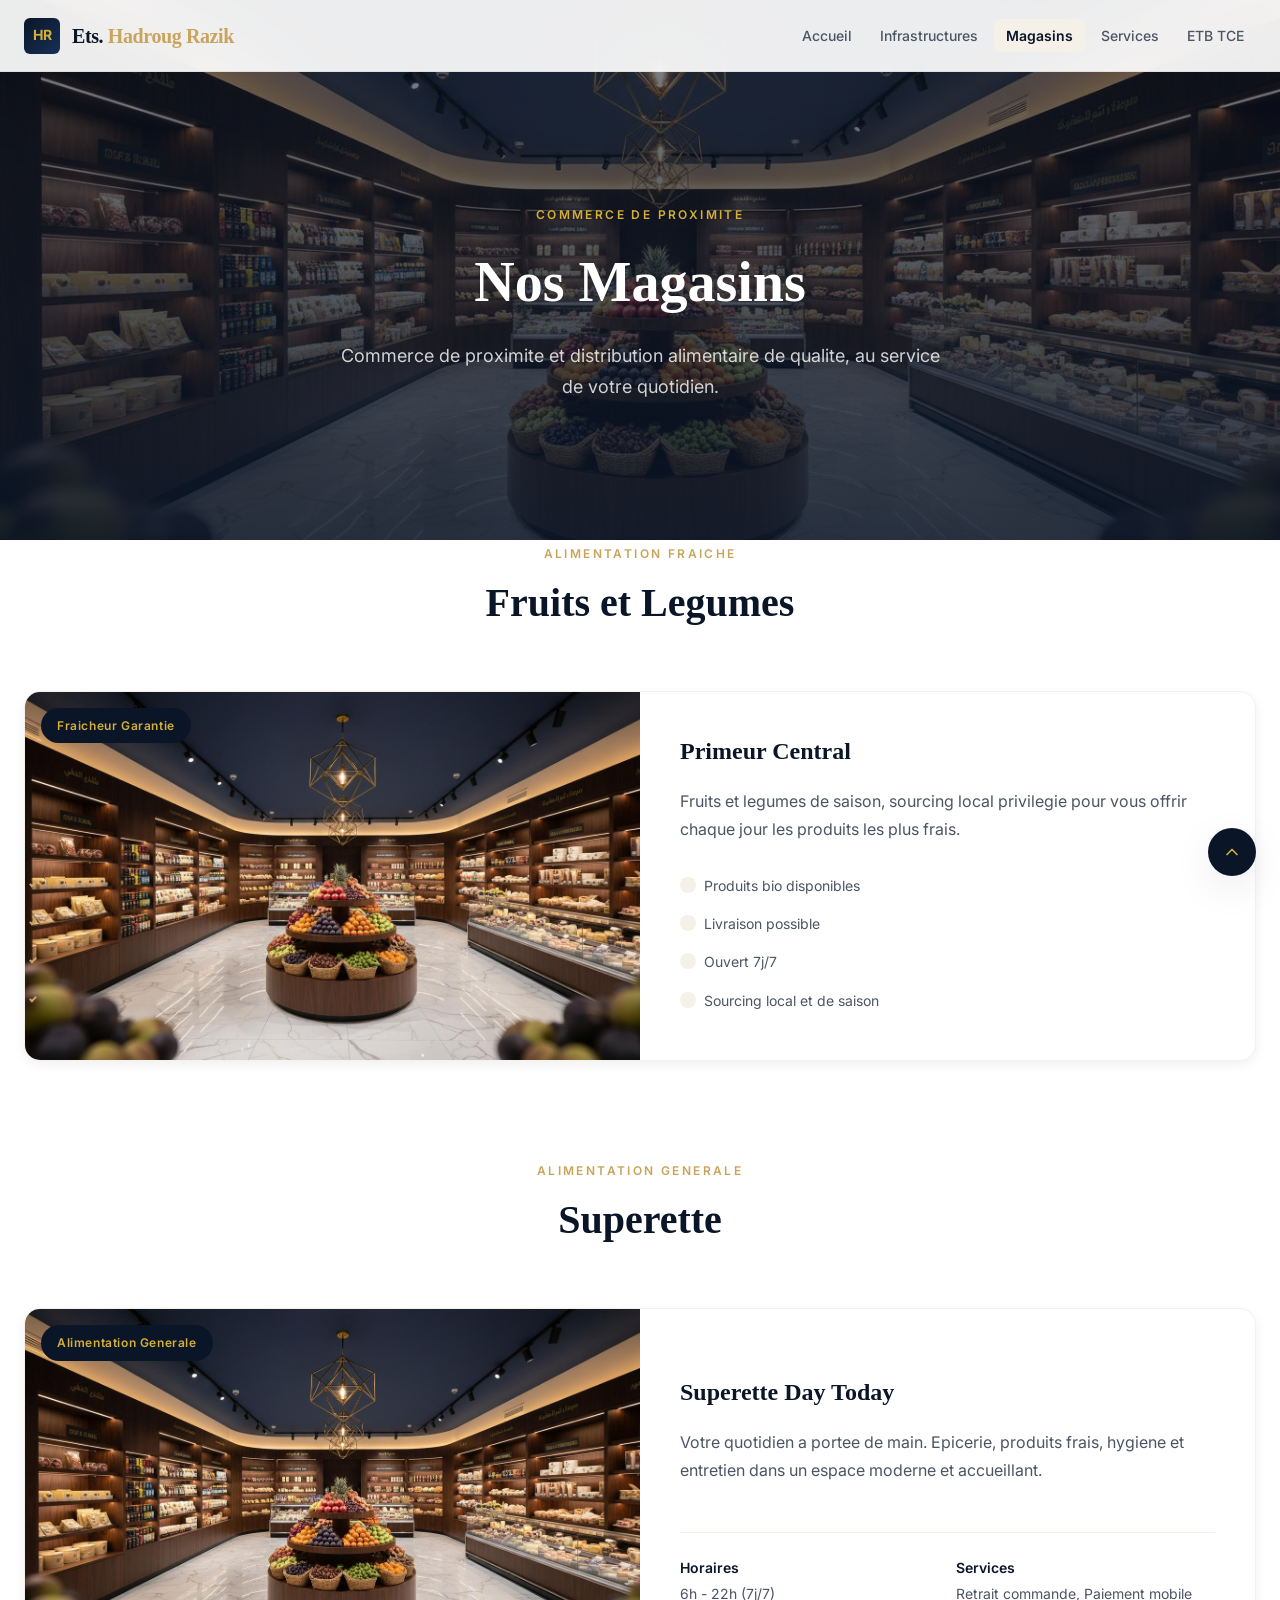
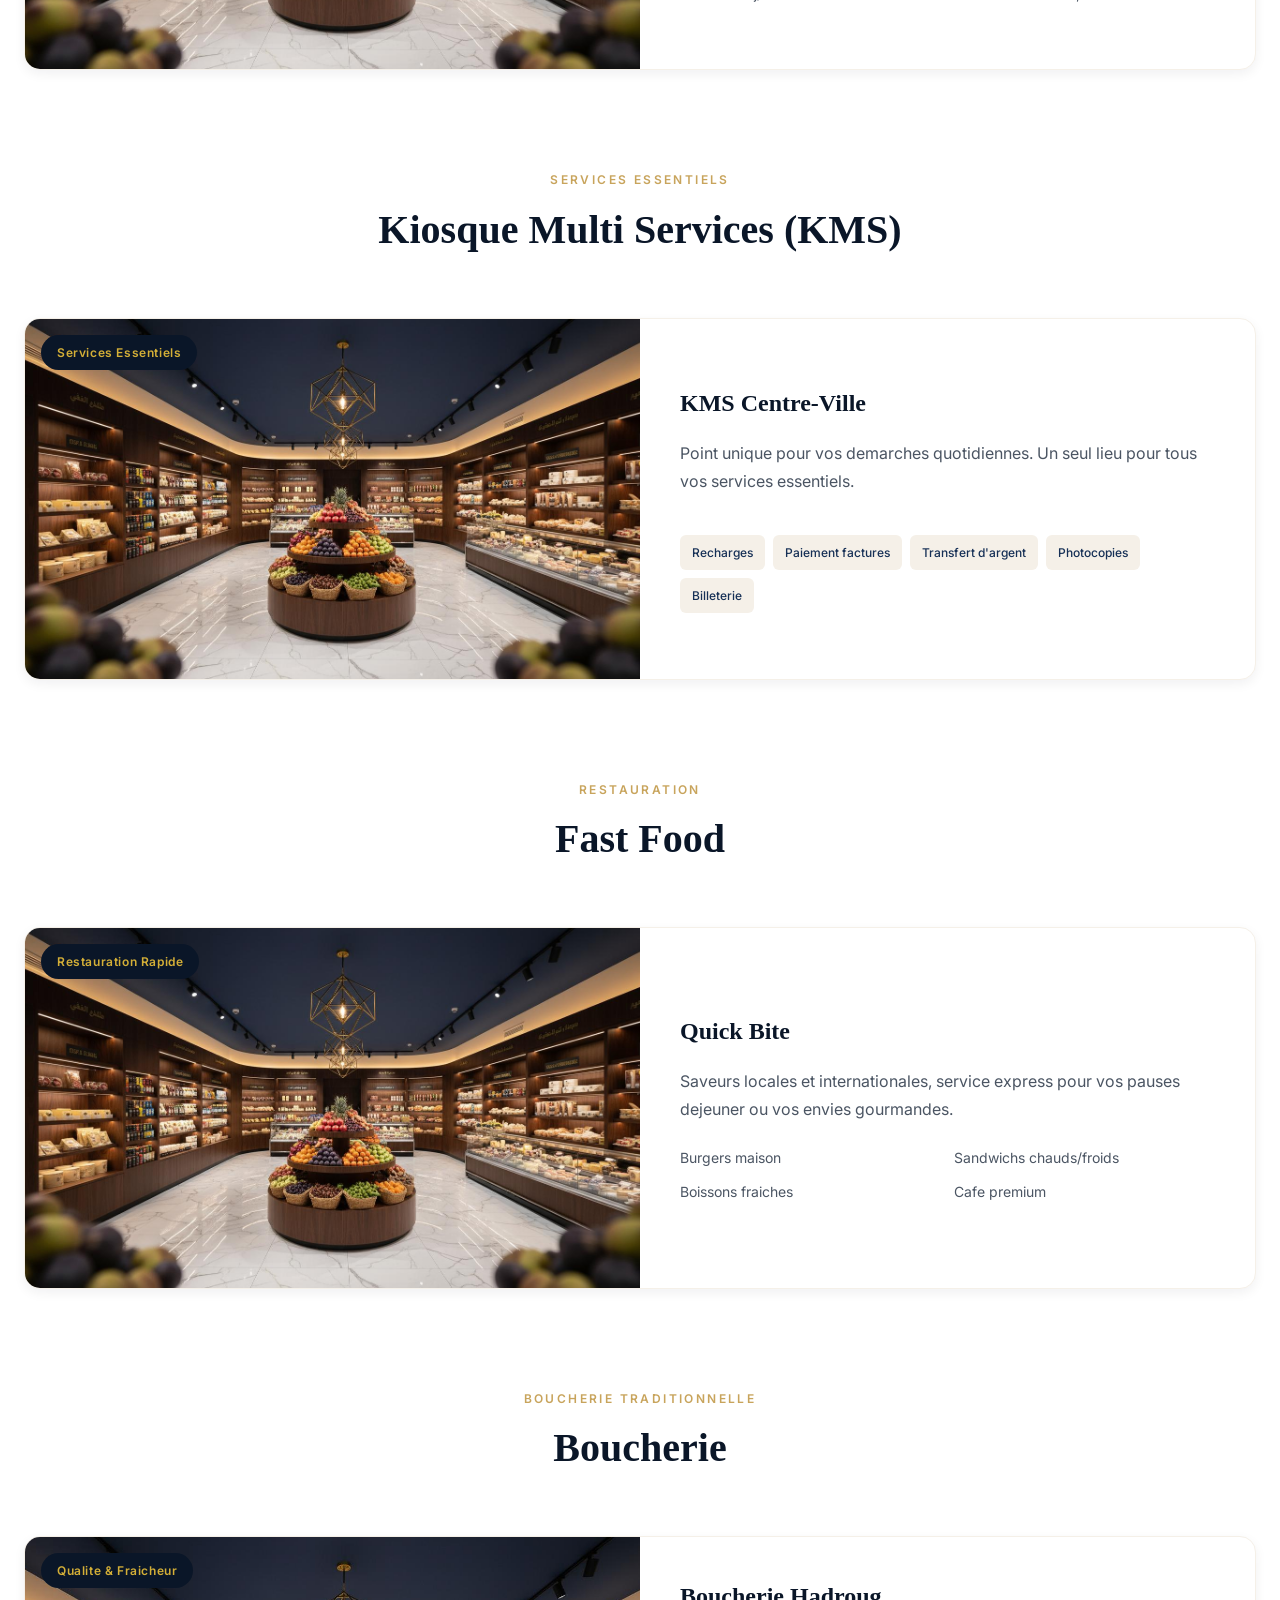
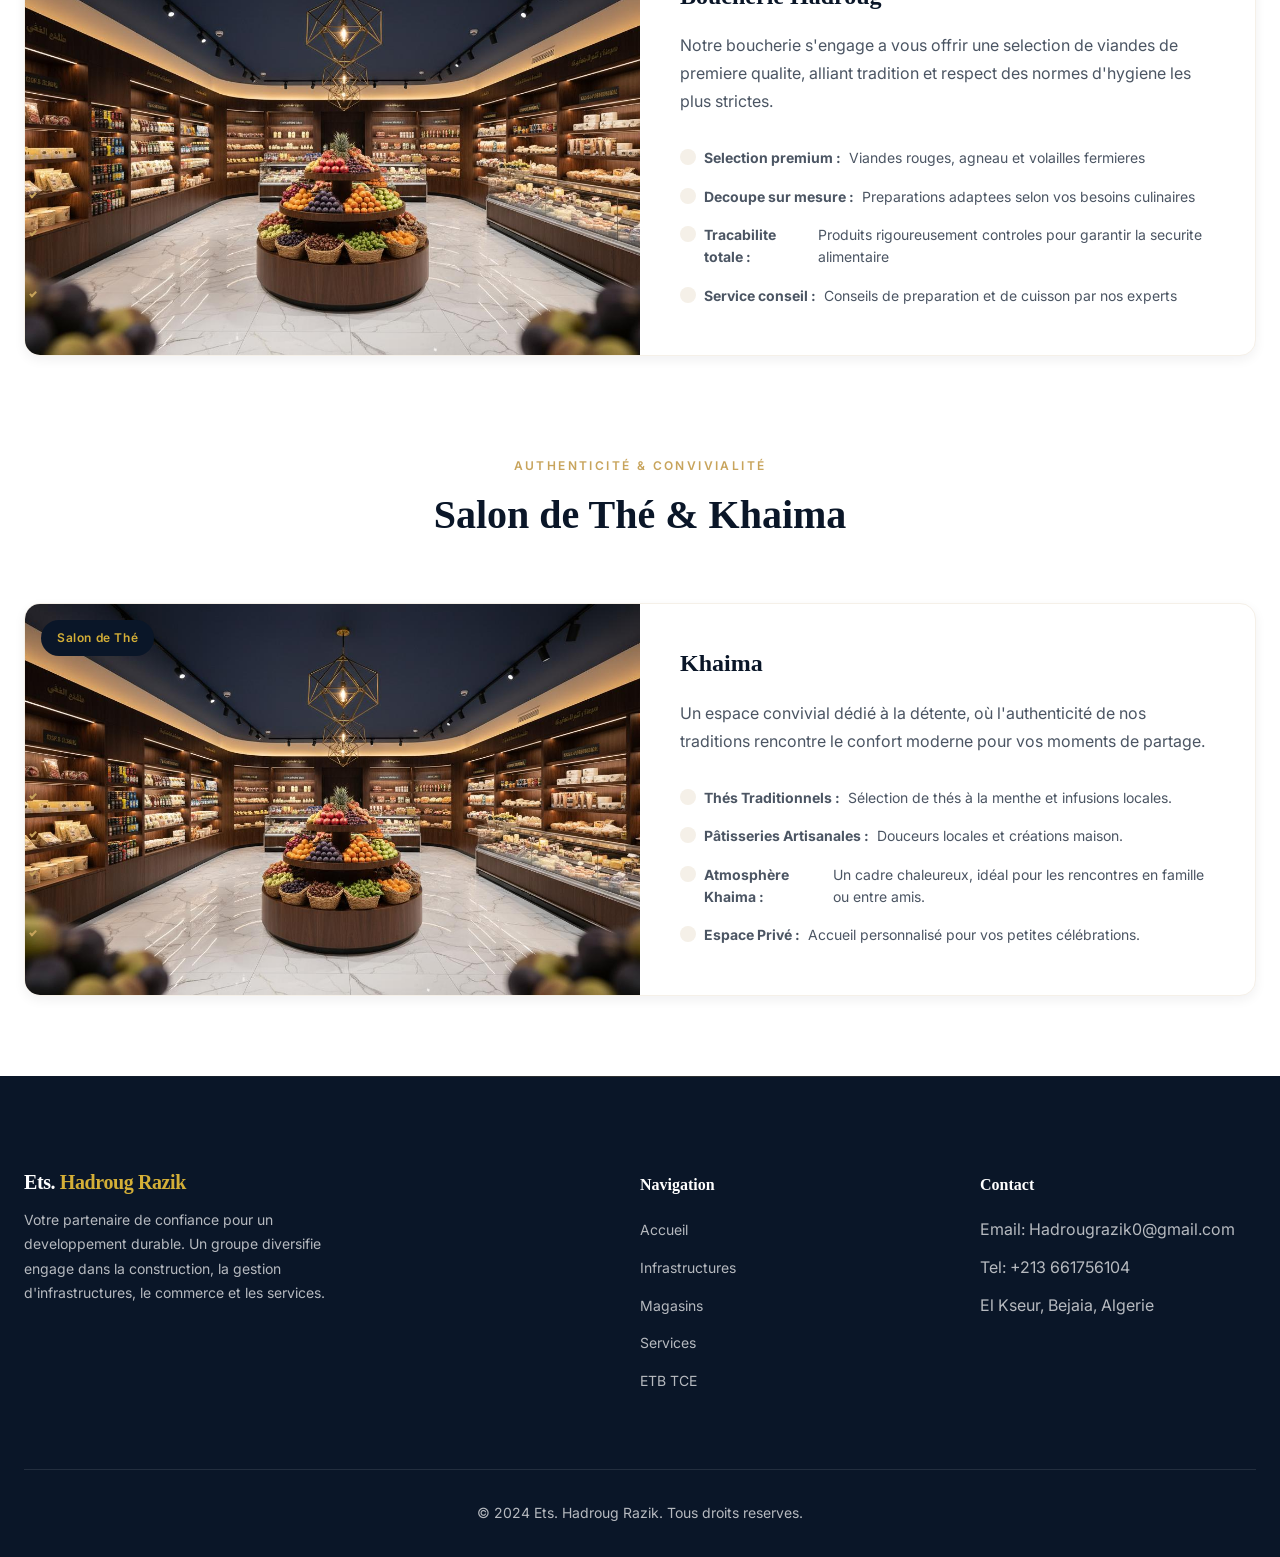
<file: magasins.html>
<!DOCTYPE html>
<html lang="fr">
<head>
    <meta charset="UTF-8">
    <meta name="viewport" content="width=device-width, initial-scale=1.0">
    <title>Nos Magasins - Ets. Hadroug Razik</title>
    <link rel="preconnect" href="https://fonts.googleapis.com">
    <link rel="preconnect" href="https://fonts.gstatic.com" crossorigin>
    <link href="https://fonts.googleapis.com/css2?family=Inter:wght@400;500;600;700&display=swap" rel="stylesheet">
    <link rel="stylesheet" href="css/style.css">
</head>
<body>
    <!-- Header -->
    <header class="main-header" id="header">
        <div class="container">
            <a href="index.html" class="logo">
                <div class="logo-mark">HR</div>
                <div class="logo-text">Ets. <span>Hadroug Razik</span></div>
            </a>
            <nav class="main-nav">
                <button class="mobile-menu-toggle" id="menuToggle" aria-label="Menu">
                    <span></span>
                    <span></span>
                    <span></span>
                </button>
                <ul class="nav-list" id="navList">
                    <li><a href="index.html">Accueil</a></li>
                    <li><a href="infrastructures.html">Infrastructures</a></li>
                    <li><a href="magasins.html" class="active">Magasins</a></li>
                    <li><a href="services.html">Services</a></li>
                    <li><a href="etb-tce.html">ETB TCE</a></li>
                </ul>
            </nav>
        </div>
    </header>

    <!-- Page Hero -->
    <section class="page-hero">
        <div class="hero-image">
            <img src="assets/hero-magasins.jpg" alt="Nos Magasins">
        </div>
        <div class="hero-overlay"></div>
        <div class="hero-content">
            <div class="hero-label">Commerce de Proximite</div>
            <h1 class="hero-title">Nos Magasins</h1>
            <p class="hero-subtitle">Commerce de proximite et distribution alimentaire de qualite, au service de votre quotidien.</p>
        </div>
    </section>

    <!-- Stores Main -->
    <main class="stores-main">
        <div class="container">
            <!-- Fruits et Legumes -->
            <section id="fruits" class="store-category">
                <div class="section-header reveal">
                    <div class="section-label">Alimentation fraiche</div>
                    <h2 class="section-title">Fruits et Legumes</h2>
                </div>
                <div class="store-card reveal reveal-delay-1">
                    <div class="store-image">
                        <img src="assets/hero-magasins.jpg" alt="Fruits frais">
                        <div class="store-badge">Fraicheur Garantie</div>
                    </div>
                    <div class="store-info">
                        <h3>Primeur Central</h3>
                        <p>Fruits et legumes de saison, sourcing local privilegie pour vous offrir chaque jour les produits les plus frais.</p>
                        <ul class="store-features">
                            <li>Produits bio disponibles</li>
                            <li>Livraison possible</li>
                            <li>Ouvert 7j/7</li>
                            <li>Sourcing local et de saison</li>
                        </ul>
                    </div>
                </div>
            </section>

            <!-- Superette -->
            <section id="superette" class="store-category">
                <div class="section-header reveal">
                    <div class="section-label">Alimentation generale</div>
                    <h2 class="section-title">Superette</h2>
                </div>
                <div class="store-card reveal reveal-delay-1">
                    <div class="store-image">
                        <img src="assets/hero-magasins.jpg" alt="Superette">
                        <div class="store-badge">Alimentation Generale</div>
                    </div>
                    <div class="store-info">
                        <h3>Superette Day Today</h3>
                        <p>Votre quotidien a portee de main. Epicerie, produits frais, hygiene et entretien dans un espace moderne et accueillant.</p>
                        <div class="store-details">
                            <div class="detail-item">
                                <strong>Horaires</strong>
                                <span>6h - 22h (7j/7)</span>
                            </div>
                            <div class="detail-item">
                                <strong>Services</strong>
                                <span>Retrait commande, Paiement mobile</span>
                            </div>
                        </div>
                    </div>
                </div>
            </section>

            <!-- KMS -->
            <section id="kms" class="store-category">
                <div class="section-header reveal">
                    <div class="section-label">Services essentiels</div>
                    <h2 class="section-title">Kiosque Multi Services (KMS)</h2>
                </div>
                <div class="store-card reveal reveal-delay-1">
                    <div class="store-image">
                        <img src="assets/hero-magasins.jpg" alt="KMS">
                        <div class="store-badge">Services Essentiels</div>
                    </div>
                    <div class="store-info">
                        <h3>KMS Centre-Ville</h3>
                        <p>Point unique pour vos demarches quotidiennes. Un seul lieu pour tous vos services essentiels.</p>
                        <div class="service-tags">
                            <span class="tag">Recharges</span>
                            <span class="tag">Paiement factures</span>
                            <span class="tag">Transfert d'argent</span>
                            <span class="tag">Photocopies</span>
                            <span class="tag">Billeterie</span>
                        </div>
                    </div>
                </div>
            </section>

            <!-- Fast Food -->
            <section id="fastfood" class="store-category">
                <div class="section-header reveal">
                    <div class="section-label">Restauration</div>
                    <h2 class="section-title">Fast Food</h2>
                </div>
                <div class="store-card reveal reveal-delay-1">
                    <div class="store-image">
                        <img src="assets/hero-magasins.jpg" alt="Fast Food">
                        <div class="store-badge">Restauration Rapide</div>
                    </div>
                    <div class="store-info">
                        <h3>Quick Bite</h3>
                        <p>Saveurs locales et internationales, service express pour vos pauses dejeuner ou vos envies gourmandes.</p>
                        <ul class="menu-highlights">
                            <li>Burgers maison</li>
                            <li>Sandwichs chauds/froids</li>
                            <li>Boissons fraiches</li>
                            <li>Cafe premium</li>
                        </ul>
                    </div>
                </div>
            </section>

            <!-- Boucherie -->
            <section id="boucherie" class="store-category">
                <div class="section-header reveal">
                    <div class="section-label">Boucherie traditionnelle</div>
                    <h2 class="section-title">Boucherie</h2>
                </div>
                <div class="store-card reveal reveal-delay-1">
                    <div class="store-image">
                        <img src="assets/hero-magasins.jpg" alt="Boucherie">
                        <div class="store-badge">Qualite & Fraicheur</div>
                    </div>
                    <div class="store-info">
                        <h3>Boucherie Hadroug</h3>
                        <p>Notre boucherie s'engage a vous offrir une selection de viandes de premiere qualite, alliant tradition et respect des normes d'hygiene les plus strictes.</p>
                        <ul class="store-features">
                            <li><strong>Selection premium :</strong> Viandes rouges, agneau et volailles fermieres</li>
                            <li><strong>Decoupe sur mesure :</strong> Preparations adaptees selon vos besoins culinaires</li>
                            <li><strong>Tracabilite totale :</strong> Produits rigoureusement controles pour garantir la securite alimentaire</li>
                            <li><strong>Service conseil :</strong> Conseils de preparation et de cuisson par nos experts</li>
                        </ul>
                    </div>
                </div>
            </section>

            <section id="khaima" class="store-category">
                    <div class="section-header reveal">
                        <div class="section-label">Authenticité & Convivialité</div>
                        <h2 class="section-title">Salon de Thé & Khaima</h2>
                    </div>
                    <div class="store-card reveal reveal-delay-1">
                        <div class="store-image">
                            <img src="assets/hero-magasins.jpg" alt="Khaima">
                            <div class="store-badge">Salon de Thé</div>
                        </div>
                        <div class="store-info">
                            <h3>Khaima</h3>
                            <p>Un espace convivial dédié à la détente, où l'authenticité de nos traditions rencontre le confort moderne pour vos moments de partage.</p>
                                <ul class="store-features">
                                    <li><strong>Thés Traditionnels :</strong> Sélection de thés à la menthe et infusions locales.</li>
                                    <li><strong>Pâtisseries Artisanales :</strong> Douceurs locales et créations maison.</li>
                                    <li><strong>Atmosphère Khaima :</strong> Un cadre chaleureux, idéal pour les rencontres en famille ou entre amis.</li>
                                    <li><strong>Espace Privé :</strong> Accueil personnalisé pour vos petites célébrations.</li>
                                </ul>
                        </div>
                    </div>   
            </section>
        </div>
    </main>

    <!-- Footer -->
    <footer class="main-footer">
        <div class="container">
            <div class="footer-content">
                <div class="footer-brand">
                    <div class="logo-text">Ets. <span>Hadroug Razik</span></div>
                    <p>Votre partenaire de confiance pour un developpement durable. Un groupe diversifie engage dans la construction, la gestion d'infrastructures, le commerce et les services.</p>
                </div>
                <div class="footer-section">
                    <h4>Navigation</h4>
                    <ul>
                        <li><a href="index.html">Accueil</a></li>
                        <li><a href="infrastructures.html">Infrastructures</a></li>
                        <li><a href="magasins.html">Magasins</a></li>
                        <li><a href="services.html">Services</a></li>
                        <li><a href="etb-tce.html">ETB TCE</a></li>
                    </ul>
                </div>
                <div class="footer-section">
                    <h4>Contact</h4>
                    <ul>
                        <li>Email: Hadrougrazik0@gmail.com</li>
                        <li>Tel: +213 661756104</li>
                        <li>El Kseur, Bejaia, Algerie</li>
                    </ul>
                </div>
            </div>
            <div class="footer-bottom">
                <p>&copy; 2024 Ets. Hadroug Razik. Tous droits reserves.</p>
            </div>
        </div>
    </footer>

    <!-- Back to Top -->
    <button class="back-to-top" id="backToTop" aria-label="Retour en haut">
        <svg viewBox="0 0 24 24"><path d="M18 15l-6-6-6 6"/></svg>
    </button>

    <script src="js/main.js"></script>
</body>
</html>
</file>
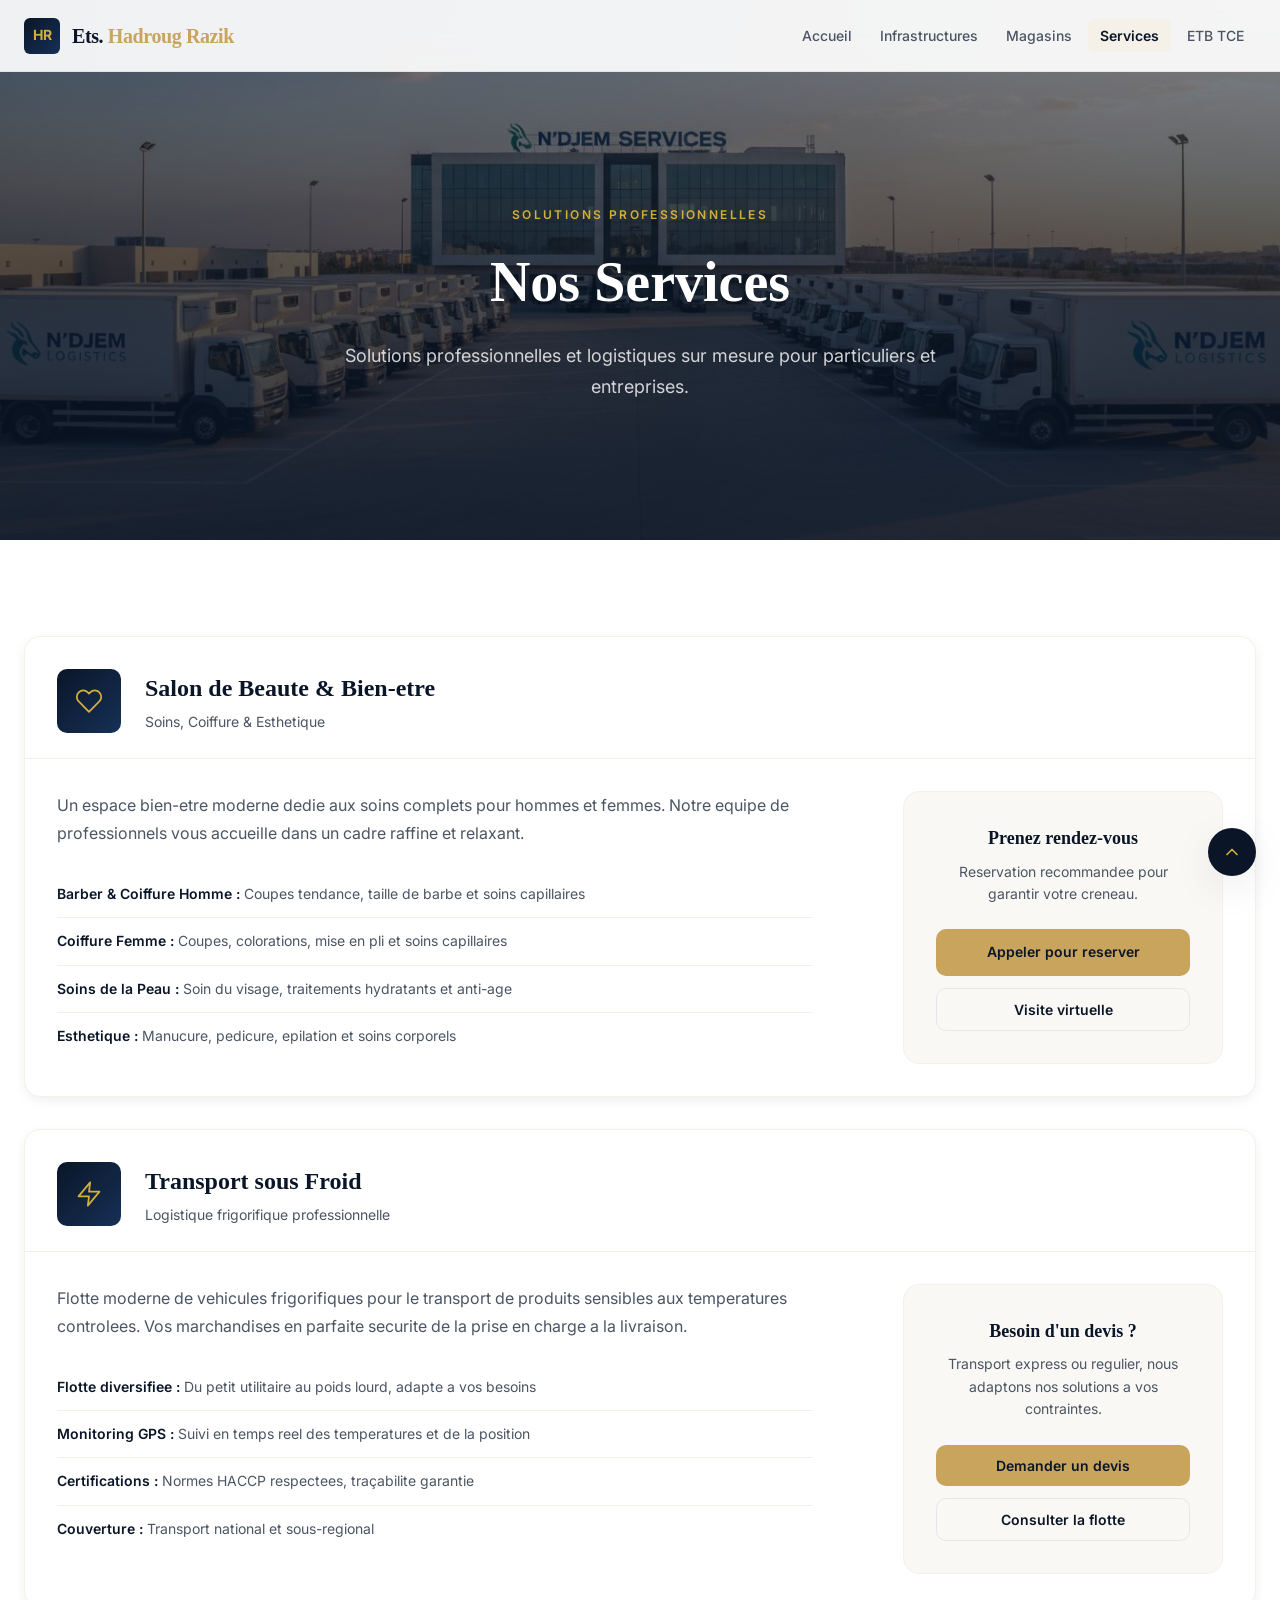
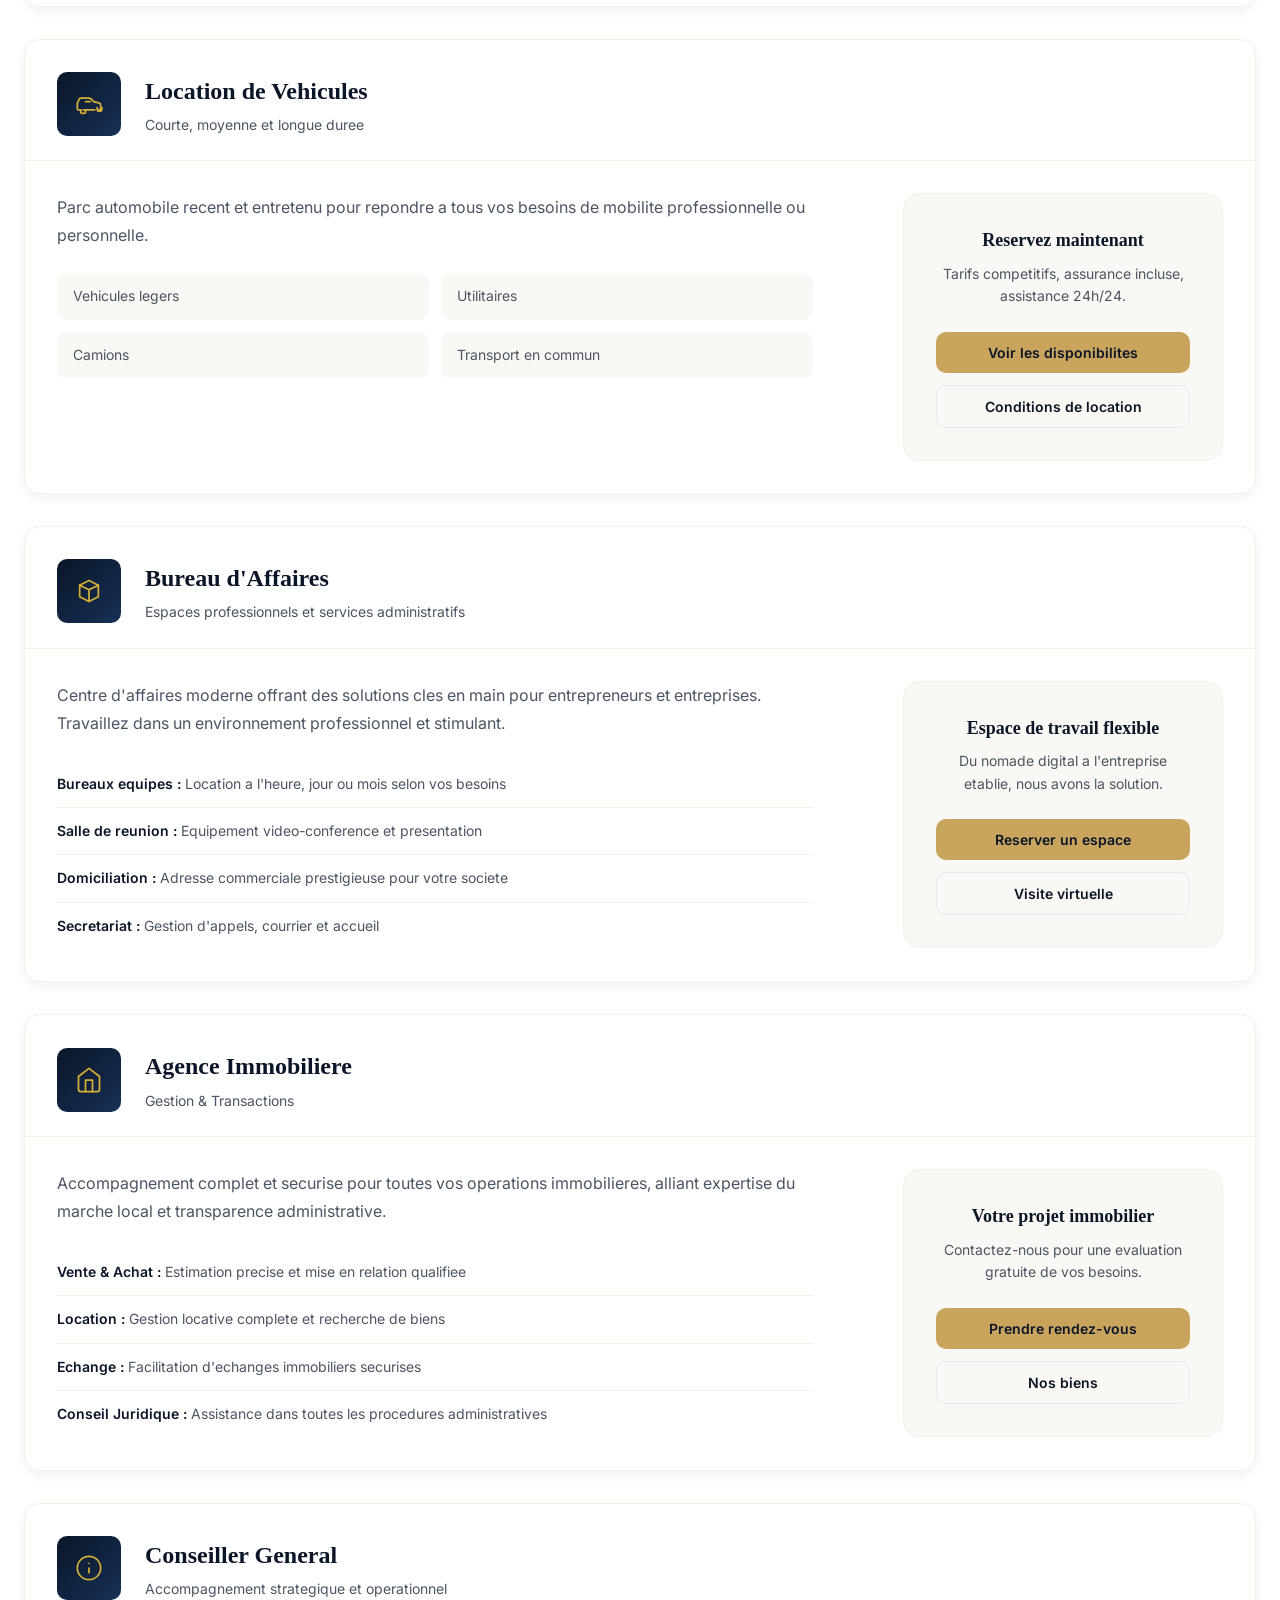
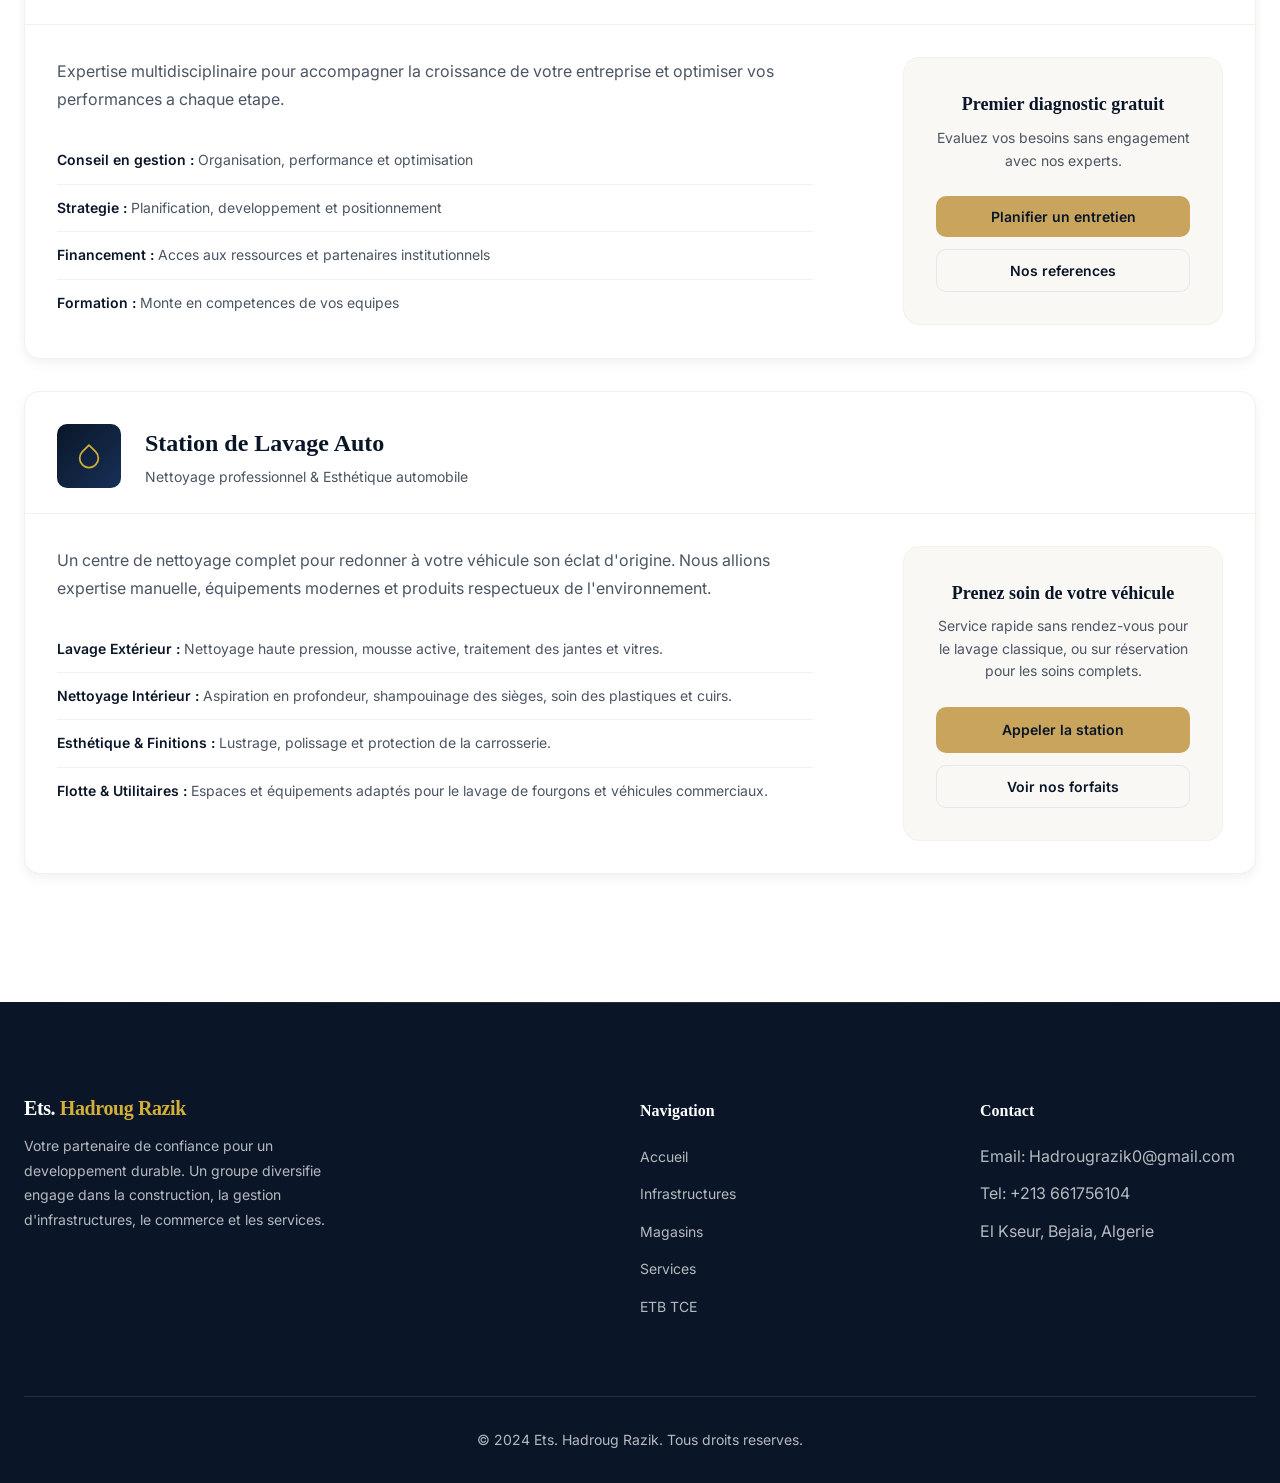
<file: services.html>
<!DOCTYPE html>
<html lang="fr">
<head>
    <meta charset="UTF-8">
    <meta name="viewport" content="width=device-width, initial-scale=1.0">
    <title>Nos Services - Ets. Hadroug Razik</title>
    <link rel="preconnect" href="https://fonts.googleapis.com">
    <link rel="preconnect" href="https://fonts.gstatic.com" crossorigin>
    <link href="https://fonts.googleapis.com/css2?family=Inter:wght@400;500;600;700&display=swap" rel="stylesheet">
    <link rel="stylesheet" href="css/style.css">
</head>
<body>
    <!-- Header -->
    <header class="main-header" id="header">
        <div class="container">
            <a href="index.html" class="logo">
                <div class="logo-mark">HR</div>
                <div class="logo-text">Ets. <span>Hadroug Razik</span></div>
            </a>
            <nav class="main-nav">
                <button class="mobile-menu-toggle" id="menuToggle" aria-label="Menu">
                    <span></span>
                    <span></span>
                    <span></span>
                </button>
                <ul class="nav-list" id="navList">
                    <li><a href="index.html">Accueil</a></li>
                    <li><a href="infrastructures.html">Infrastructures</a></li>
                    <li><a href="magasins.html">Magasins</a></li>
                    <li><a href="services.html" class="active">Services</a></li>
                    <li><a href="etb-tce.html">ETB TCE</a></li>
                </ul>
            </nav>
        </div>
    </header>

    <!-- Page Hero -->
    <section class="page-hero">
        <div class="hero-image">
            <img src="assets/hero-services.jpg" alt="Nos Services">
        </div>
        <div class="hero-overlay"></div>
        <div class="hero-content">
            <div class="hero-label">Solutions Professionnelles</div>
            <h1 class="hero-title">Nos Services</h1>
            <p class="hero-subtitle">Solutions professionnelles et logistiques sur mesure pour particuliers et entreprises.</p>
        </div>
    </section>

    <!-- Services Main -->
    <main class="services-main">
        <div class="container">
            <!-- Salon de Beaute -->
            <section id="beaute" class="service-card reveal">
                <div class="service-card-header">
                    <div class="service-icon-wrap">
                        <svg viewBox="0 0 24 24"><path d="M20.84 4.61a5.5 5.5 0 00-7.78 0L12 5.67l-1.06-1.06a5.5 5.5 0 00-7.78 7.78l1.06 1.06L12 21.23l7.78-7.78 1.06-1.06a5.5 5.5 0 000-7.78z"/></svg>
                    </div>
                    <div class="service-title-group">
                        <h2>Salon de Beaute & Bien-etre</h2>
                        <p class="service-subtitle">Soins, Coiffure & Esthetique</p>
                    </div>
                </div>
                <div class="service-card-body">
                    <div class="service-description">
                        <p>Un espace bien-etre moderne dedie aux soins complets pour hommes et femmes. Notre equipe de professionnels vous accueille dans un cadre raffine et relaxant.</p>
                        <ul class="service-features">
                            <li><strong>Barber & Coiffure Homme :</strong> Coupes tendance, taille de barbe et soins capillaires</li>
                            <li><strong>Coiffure Femme :</strong> Coupes, colorations, mise en pli et soins capillaires</li>
                            <li><strong>Soins de la Peau :</strong> Soin du visage, traitements hydratants et anti-age</li>
                            <li><strong>Esthetique :</strong> Manucure, pedicure, epilation et soins corporels</li>
                        </ul>
                    </div>
                    <div class="service-cta">
                        <div class="cta-box">
                            <h3>Prenez rendez-vous</h3>
                            <p>Reservation recommandee pour garantir votre creneau.</p>
                            <a href="tel:+213XXXXXXXXX" class="btn btn-primary">Appeler pour reserver</a>
                            <button class="btn btn-outline">Visite virtuelle</button>
                        </div>
                    </div>
                </div>
            </section>

            <!-- Transport sous froid -->
            <section id="transport" class="service-card reveal">
                <div class="service-card-header">
                    <div class="service-icon-wrap">
                        <svg viewBox="0 0 24 24"><path d="M13 2L3 14h9l-1 8 10-12h-9l1-8z"/></svg>
                    </div>
                    <div class="service-title-group">
                        <h2>Transport sous Froid</h2>
                        <p class="service-subtitle">Logistique frigorifique professionnelle</p>
                    </div>
                </div>
                <div class="service-card-body">
                    <div class="service-description">
                        <p>Flotte moderne de vehicules frigorifiques pour le transport de produits sensibles aux temperatures controlees. Vos marchandises en parfaite securite de la prise en charge a la livraison.</p>
                        <ul class="service-features">
                            <li><strong>Flotte diversifiee :</strong> Du petit utilitaire au poids lourd, adapte a vos besoins</li>
                            <li><strong>Monitoring GPS :</strong> Suivi en temps reel des temperatures et de la position</li>
                            <li><strong>Certifications :</strong> Normes HACCP respectees, traçabilite garantie</li>
                            <li><strong>Couverture :</strong> Transport national et sous-regional</li>
                        </ul>
                    </div>
                    <div class="service-cta">
                        <div class="cta-box">
                            <h3>Besoin d'un devis ?</h3>
                            <p>Transport express ou regulier, nous adaptons nos solutions a vos contraintes.</p>
                            <button class="btn btn-primary">Demander un devis</button>
                            <button class="btn btn-outline">Consulter la flotte</button>
                        </div>
                    </div>
                </div>
            </section>

            <!-- Location de vehicules -->
            <section id="location" class="service-card reveal">
                <div class="service-card-header">
                    <div class="service-icon-wrap">
                        <svg viewBox="0 0 24 24"><path d="M19 17h2c.6 0 1-.4 1-1v-3c0-.9-.7-1.7-1.5-1.9C18.7 10.6 16 10 16 10s-1.3-1.4-2.2-2.3c-.5-.4-1.1-.7-1.8-.7H5c-.6 0-1.1.4-1.4.9l-1.4 2.9A3.7 3.7 0 002 12v4c0 .6.4 1 1 1h2M7 17h10M5 17v2a1 1 0 001 1h2a1 1 0 001-1v-2m10-2v2a1 1 0 001 1h2a1 1 0 001-1v-2M9 10h4"/></svg>
                    </div>
                    <div class="service-title-group">
                        <h2>Location de Vehicules</h2>
                        <p class="service-subtitle">Courte, moyenne et longue duree</p>
                    </div>
                </div>
                <div class="service-card-body">
                    <div class="service-description">
                        <p>Parc automobile recent et entretenu pour repondre a tous vos besoins de mobilite professionnelle ou personnelle.</p>
                        <div class="vehicle-types">
                            <div class="vehicle-type">Vehicules legers</div>
                            <div class="vehicle-type">Utilitaires</div>
                            <div class="vehicle-type">Camions</div>
                            <div class="vehicle-type">Transport en commun</div>
                        </div>
                    </div>
                    <div class="service-cta">
                        <div class="cta-box">
                            <h3>Reservez maintenant</h3>
                            <p>Tarifs competitifs, assurance incluse, assistance 24h/24.</p>
                            <button class="btn btn-primary">Voir les disponibilites</button>
                            <button class="btn btn-outline">Conditions de location</button>
                        </div>
                    </div>
                </div>
            </section>

            <!-- Bureau d'affaires -->
            <section id="bureau" class="service-card reveal">
                <div class="service-card-header">
                    <div class="service-icon-wrap">
                        <svg viewBox="0 0 24 24"><path d="M20 7l-8-4-8 4m16 0l-8 4m8-4v10l-8 4m0-10L4 7m8 4v10M4 7v10l8 4"/></svg>
                    </div>
                    <div class="service-title-group">
                        <h2>Bureau d'Affaires</h2>
                        <p class="service-subtitle">Espaces professionnels et services administratifs</p>
                    </div>
                </div>
                <div class="service-card-body">
                    <div class="service-description">
                        <p>Centre d'affaires moderne offrant des solutions cles en main pour entrepreneurs et entreprises. Travaillez dans un environnement professionnel et stimulant.</p>
                        <ul class="service-features">
                            <li><strong>Bureaux equipes :</strong> Location a l'heure, jour ou mois selon vos besoins</li>
                            <li><strong>Salle de reunion :</strong> Equipement video-conference et presentation</li>
                            <li><strong>Domiciliation :</strong> Adresse commerciale prestigieuse pour votre societe</li>
                            <li><strong>Secretariat :</strong> Gestion d'appels, courrier et accueil</li>
                        </ul>
                    </div>
                    <div class="service-cta">
                        <div class="cta-box">
                            <h3>Espace de travail flexible</h3>
                            <p>Du nomade digital a l'entreprise etablie, nous avons la solution.</p>
                            <button class="btn btn-primary">Reserver un espace</button>
                            <button class="btn btn-outline">Visite virtuelle</button>
                        </div>
                    </div>
                </div>
            </section>

            <!-- Agence Immobiliere -->
            <section id="immobilier" class="service-card reveal">
                <div class="service-card-header">
                    <div class="service-icon-wrap">
                        <svg viewBox="0 0 24 24"><path d="M3 9l9-7 9 7v11a2 2 0 01-2 2H5a2 2 0 01-2-2z"/><path d="M9 22V12h6v10"/></svg>
                    </div>
                    <div class="service-title-group">
                        <h2>Agence Immobiliere</h2>
                        <p class="service-subtitle">Gestion & Transactions</p>
                    </div>
                </div>
                <div class="service-card-body">
                    <div class="service-description">
                        <p>Accompagnement complet et securise pour toutes vos operations immobilieres, alliant expertise du marche local et transparence administrative.</p>
                        <ul class="service-features">
                            <li><strong>Vente & Achat :</strong> Estimation precise et mise en relation qualifiee</li>
                            <li><strong>Location :</strong> Gestion locative complete et recherche de biens</li>
                            <li><strong>Echange :</strong> Facilitation d'echanges immobiliers securises</li>
                            <li><strong>Conseil Juridique :</strong> Assistance dans toutes les procedures administratives</li>
                        </ul>
                    </div>
                    <div class="service-cta">
                        <div class="cta-box">
                            <h3>Votre projet immobilier</h3>
                            <p>Contactez-nous pour une evaluation gratuite de vos besoins.</p>
                            <button class="btn btn-primary">Prendre rendez-vous</button>
                            <button class="btn btn-outline">Nos biens</button>
                        </div>
                    </div>
                </div>
            </section>

            <!-- Conseiller general -->
            <section id="conseiller" class="service-card reveal">
                <div class="service-card-header">
                    <div class="service-icon-wrap">
                        <svg viewBox="0 0 24 24"><path d="M12 2a10 10 0 100 20 10 10 0 000-20z"/><path d="M12 16v-4M12 8h.01"/></svg>
                    </div>
                    <div class="service-title-group">
                        <h2>Conseiller General</h2>
                        <p class="service-subtitle">Accompagnement strategique et operationnel</p>
                    </div>
                </div>
                <div class="service-card-body">
                    <div class="service-description">
                        <p>Expertise multidisciplinaire pour accompagner la croissance de votre entreprise et optimiser vos performances a chaque etape.</p>
                        <ul class="service-features">
                            <li><strong>Conseil en gestion :</strong> Organisation, performance et optimisation</li>
                            <li><strong>Strategie :</strong> Planification, developpement et positionnement</li>
                            <li><strong>Financement :</strong> Acces aux ressources et partenaires institutionnels</li>
                            <li><strong>Formation :</strong> Monte en competences de vos equipes</li>
                        </ul>
                    </div>
                    <div class="service-cta">
                        <div class="cta-box">
                            <h3>Premier diagnostic gratuit</h3>
                            <p>Evaluez vos besoins sans engagement avec nos experts.</p>
                            <button class="btn btn-primary">Planifier un entretien</button>
                            <button class="btn btn-outline">Nos references</button>
                        </div>
                    </div>
                </div>
            </section>

            <section id="lavage" class="service-card reveal">
                <div class="service-card-header">
                    <div class="service-icon-wrap">
                        <svg viewBox="0 0 24 24"><path d="M12 2.69l5.66 5.66a8 8 0 11-11.31 0z"/></svg>
                    </div>
                    <div class="service-title-group">
                        <h2>Station de Lavage Auto</h2>
                        <p class="service-subtitle">Nettoyage professionnel & Esthétique automobile</p>
                    </div>
                </div>
                <div class="service-card-body">
                    <div class="service-description">
                        <p>Un centre de nettoyage complet pour redonner à votre véhicule son éclat d'origine. Nous allions expertise manuelle, équipements modernes et produits respectueux de l'environnement.</p>
                        <ul class="service-features">
                            <li><strong>Lavage Extérieur :</strong> Nettoyage haute pression, mousse active, traitement des jantes et vitres.</li>
                            <li><strong>Nettoyage Intérieur :</strong> Aspiration en profondeur, shampouinage des sièges, soin des plastiques et cuirs.</li>
                            <li><strong>Esthétique & Finitions :</strong> Lustrage, polissage et protection de la carrosserie.</li>
                            <li><strong>Flotte & Utilitaires :</strong> Espaces et équipements adaptés pour le lavage de fourgons et véhicules commerciaux.</li>
                        </ul>
                    </div>
                    <div class="service-cta">
                        <div class="cta-box">
                            <h3>Prenez soin de votre véhicule</h3>
                            <p>Service rapide sans rendez-vous pour le lavage classique, ou sur réservation pour les soins complets.</p>
                            <a href="tel:+213661756104" class="btn btn-primary">Appeler la station</a>
                            <button class="btn btn-outline">Voir nos forfaits</button>
                        </div>
                    </div>
                </div>
            </section>
        </div>
    </main>

    <!-- Footer -->
    <footer class="main-footer">
        <div class="container">
            <div class="footer-content">
                <div class="footer-brand">
                    <div class="logo-text">Ets. <span>Hadroug Razik</span></div>
                    <p>Votre partenaire de confiance pour un developpement durable. Un groupe diversifie engage dans la construction, la gestion d'infrastructures, le commerce et les services.</p>
                </div>
                <div class="footer-section">
                    <h4>Navigation</h4>
                    <ul>
                        <li><a href="index.html">Accueil</a></li>
                        <li><a href="infrastructures.html">Infrastructures</a></li>
                        <li><a href="magasins.html">Magasins</a></li>
                        <li><a href="services.html">Services</a></li>
                        <li><a href="etb-tce.html">ETB TCE</a></li>
                    </ul>
                </div>
                <div class="footer-section">
                    <h4>Contact</h4>
                    <ul>
                        <li>Email: Hadrougrazik0@gmail.com</li>
                        <li>Tel: +213 661756104</li>
                        <li>El Kseur, Bejaia, Algerie</li>
                    </ul>
                </div>
            </div>
            <div class="footer-bottom">
                <p>&copy; 2024 Ets. Hadroug Razik. Tous droits reserves.</p>
            </div>
        </div>
    </footer>

    <!-- Back to Top -->
    <button class="back-to-top" id="backToTop" aria-label="Retour en haut">
        <svg viewBox="0 0 24 24"><path d="M18 15l-6-6-6 6"/></svg>
    </button>

    <script src="js/main.js"></script>
</body>
</html>
</file>
<file: css/style.css>
/* ============================================
   ETS. HADROUG RAZIK - PREMIUM DESIGN SYSTEM
   Navy & Gold Theme - Unified Brand Experience
   ============================================ */

/* ============================================
   CSS CUSTOM PROPERTIES (Design Tokens)
   ============================================ */
:root {
    /* Primary Palette - Deep Navy */
    --navy-900: #0a1628;
    --navy-800: #0f2440;
    --navy-700: #163056;
    --navy-600: #1c3d6c;
    --navy-500: #234b82;

    /* Accent Palette - Warm Gold */
    --gold-400: #d4af37;
    --gold-500: #c8a45c;
    --gold-600: #b8933e;
    --gold-700: #9a7b2f;

    /* Neutral Palette */
    --white: #ffffff;
    --cream-50: #faf8f5;
    --cream-100: #f5f0e8;
    --gray-100: #f3f4f6;
    --gray-200: #e5e7eb;
    --gray-300: #d1d5db;
    --gray-400: #9ca3af;
    --gray-500: #6b7280;
    --gray-600: #4b5563;
    --gray-700: #374151;
    --gray-800: #1f2937;

    /* Semantic Colors */
    --bg-primary: var(--white);
    --bg-secondary: var(--cream-50);
    --bg-tertiary: var(--cream-100);
    --bg-dark: var(--navy-900);
    --bg-dark-elevated: var(--navy-800);

    --text-primary: var(--navy-900);
    --text-secondary: var(--gray-600);
    --text-muted: var(--gray-400);
    --text-on-dark: var(--white);
    --text-on-dark-muted: rgba(255,255,255,0.7);

    --accent: var(--gold-500);
    --accent-light: var(--gold-400);
    --accent-dark: var(--gold-700);
    --accent-navy: var(--navy-800);

    /* Border Colors */
    --border-light: var(--cream-100);
    --border-medium: var(--gray-200);
    --border-gold: rgba(200, 164, 92, 0.3);

    /* Typography */
    --font-serif: 'Georgia', 'Times New Roman', serif;
    --font-sans: 'Inter', 'Segoe UI', system-ui, -apple-system, BlinkMacSystemFont, sans-serif;

    --text-xs: 0.75rem;
    --text-sm: 0.875rem;
    --text-base: 1rem;
    --text-lg: 1.125rem;
    --text-xl: 1.25rem;
    --text-2xl: 1.5rem;
    --text-3xl: 2rem;
    --text-4xl: 2.5rem;
    --text-5xl: 3.5rem;
    --text-6xl: 4.5rem;

    --leading-tight: 1.2;
    --leading-normal: 1.6;
    --leading-relaxed: 1.75;

    /* Spacing Scale */
    --space-1: 0.25rem;
    --space-2: 0.5rem;
    --space-3: 0.75rem;
    --space-4: 1rem;
    --space-5: 1.25rem;
    --space-6: 1.5rem;
    --space-8: 2rem;
    --space-10: 2.5rem;
    --space-12: 3rem;
    --space-16: 4rem;
    --space-20: 5rem;
    --space-24: 6rem;
    --space-32: 8rem;

    /* Layout */
    --container-max: 1280px;
    --container-narrow: 960px;
    --container-padding: 1.5rem;
    --header-height: 72px;

    /* Border Radius */
    --radius-sm: 6px;
    --radius-md: 10px;
    --radius-lg: 16px;
    --radius-xl: 24px;
    --radius-full: 9999px;

    /* Shadows */
    --shadow-sm: 0 1px 2px rgba(10, 22, 40, 0.04);
    --shadow-md: 0 4px 12px rgba(10, 22, 40, 0.06);
    --shadow-lg: 0 12px 40px rgba(10, 22, 40, 0.08);
    --shadow-xl: 0 24px 60px rgba(10, 22, 40, 0.12);
    --shadow-gold: 0 4px 20px rgba(200, 164, 92, 0.25);

    /* Transitions */
    --transition-fast: 150ms cubic-bezier(0.4, 0, 0.2, 1);
    --transition-base: 300ms cubic-bezier(0.4, 0, 0.2, 1);
    --transition-slow: 500ms cubic-bezier(0.4, 0, 0.2, 1);

    /* Z-Index Scale */
    --z-base: 1;
    --z-sticky: 100;
    --z-header: 1000;
    --z-overlay: 2000;
    --z-modal: 3000;
}

/* ============================================
   RESET & BASE
   ============================================ */
*, *::before, *::after {
    box-sizing: border-box;
    margin: 0;
    padding: 0;
}

html {
    scroll-behavior: smooth;
    font-size: 16px;
    -webkit-font-smoothing: antialiased;
    -moz-osx-font-smoothing: grayscale;
}

body {
    font-family: var(--font-sans);
    background-color: var(--bg-primary);
    color: var(--text-primary);
    line-height: var(--leading-normal);
    min-height: 100vh;
    overflow-x: hidden;
}

img {
    max-width: 100%;
    height: auto;
    display: block;
}

a {
    color: inherit;
    text-decoration: none;
    transition: color var(--transition-fast);
}

ul, ol {
    list-style: none;
}

button {
    font-family: inherit;
    cursor: pointer;
    border: none;
    background: none;
}

/* ============================================
   LAYOUT UTILITIES
   ============================================ */
.container {
    max-width: var(--container-max);
    margin: 0 auto;
    padding: 0 var(--container-padding);
    width: 100%;
}

.container-narrow {
    max-width: var(--container-narrow);
    margin: 0 auto;
    padding: 0 var(--container-padding);
    width: 100%;
}

.section-padding {
    padding: var(--space-24) 0;
}

.section-padding-sm {
    padding: var(--space-16) 0;
}

/* ============================================
   TYPOGRAPHY UTILITIES
   ============================================ */
.font-serif {
    font-family: var(--font-serif);
}

.font-sans {
    font-family: var(--font-sans);
}

.text-gradient {
    background: linear-gradient(135deg, var(--gold-400), var(--gold-600));
    -webkit-background-clip: text;
    -webkit-text-fill-color: transparent;
    background-clip: text;
}

.label-uppercase {
    font-size: var(--text-xs);
    font-weight: 600;
    letter-spacing: 0.15em;
    text-transform: uppercase;
    color: var(--accent);
}

/* ============================================
   HEADER & NAVIGATION
   ============================================ */
.main-header {
    background: rgba(255, 255, 255, 0.92);
    backdrop-filter: blur(20px);
    -webkit-backdrop-filter: blur(20px);
    position: fixed;
    top: 0;
    left: 0;
    right: 0;
    z-index: var(--z-header);
    height: var(--header-height);
    border-bottom: 1px solid rgba(10, 22, 40, 0.06);
    transition: box-shadow var(--transition-base);
}

.main-header.scrolled {
    box-shadow: var(--shadow-lg);
}

.main-header .container {
    display: flex;
    justify-content: space-between;
    align-items: center;
    height: 100%;
}

.logo {
    display: flex;
    align-items: center;
    gap: var(--space-3);
}

.logo-mark {
    width: 36px;
    height: 36px;
    background: linear-gradient(135deg, var(--navy-900), var(--navy-700));
    border-radius: var(--radius-sm);
    display: flex;
    align-items: center;
    justify-content: center;
    color: var(--gold-400);
    font-weight: 700;
    font-size: var(--text-sm);
    flex-shrink: 0;
}

.logo-text {
    font-family: var(--font-serif);
    font-size: var(--text-xl);
    font-weight: 700;
    color: var(--navy-900);
    letter-spacing: -0.02em;
    line-height: 1;
}

.logo-text span {
    color: var(--accent);
}

.main-nav {
    display: flex;
    align-items: center;
    gap: var(--space-8);
}

.nav-list {
    display: flex;
    gap: var(--space-1);
    align-items: center;
}

.nav-list a {
    color: var(--text-secondary);
    font-weight: 500;
    font-size: var(--text-sm);
    padding: var(--space-2) var(--space-3);
    border-radius: var(--radius-sm);
    position: relative;
    transition: all var(--transition-fast);
}

.nav-list a:hover {
    color: var(--navy-900);
    background: var(--cream-100);
}

.nav-list a.active {
    color: var(--navy-900);
    background: var(--cream-100);
    font-weight: 600;
}

/* Mobile Menu Toggle */
.mobile-menu-toggle {
    display: none;
    flex-direction: column;
    gap: 5px;
    padding: var(--space-2);
    background: none;
    border: none;
    cursor: pointer;
    z-index: 10;
}

.mobile-menu-toggle span {
    display: block;
    width: 24px;
    height: 2px;
    background: var(--navy-900);
    transition: all var(--transition-base);
    border-radius: 2px;
}

.mobile-menu-toggle.active span:nth-child(1) {
    transform: rotate(45deg) translate(5px, 5px);
}

.mobile-menu-toggle.active span:nth-child(2) {
    opacity: 0;
}

.mobile-menu-toggle.active span:nth-child(3) {
    transform: rotate(-45deg) translate(5px, -5px);
}

/* ============================================
   HERO SECTIONS
   ============================================ */
.hero {
    position: relative;
    min-height: 100vh;
    display: flex;
    align-items: center;
    justify-content: center;
    overflow: hidden;
}

.hero-image {
    position: absolute;
    top: 0;
    left: 0;
    right: 0;
    bottom: 0;
    z-index: 1;
}

.hero-image img {
    width: 100%;
    height: 100%;
    object-fit: cover;
}

.hero-overlay {
    position: absolute;
    top: 0;
    left: 0;
    right: 0;
    bottom: 0;
    background: linear-gradient(
        180deg,
        rgba(10, 22, 40, 0.5) 0%,
        rgba(10, 22, 40, 0.7) 50%,
        rgba(10, 22, 40, 0.85) 100%
    );
    z-index: 2;
}

.hero-content {
    position: relative;
    z-index: 3;
    text-align: center;
    max-width: 800px;
    padding: 0 var(--container-padding);
    padding-top: var(--header-height);
}

.hero-label {
    font-size: var(--text-xs);
    font-weight: 600;
    letter-spacing: 0.2em;
    text-transform: uppercase;
    color: var(--gold-400);
    margin-bottom: var(--space-6);
    display: inline-block;
    opacity: 0;
    animation: fadeInUp 0.6s ease 0.2s forwards;
}

.hero-title {
    font-family: var(--font-serif);
    font-size: clamp(var(--text-4xl), 6vw, var(--text-6xl));
    font-weight: 700;
    color: var(--white);
    margin-bottom: var(--space-6);
    line-height: var(--leading-tight);
    opacity: 0;
    animation: fadeInUp 0.8s ease 0.4s forwards;
}

.hero-subtitle {
    font-size: clamp(var(--text-lg), 2vw, var(--text-xl));
    color: rgba(255, 255, 255, 0.8);
    margin-bottom: var(--space-10);
    line-height: var(--leading-relaxed);
    max-width: 600px;
    margin-left: auto;
    margin-right: auto;
    opacity: 0;
    animation: fadeInUp 0.8s ease 0.6s forwards;
}

.hero-cta {
    display: inline-flex;
    align-items: center;
    gap: var(--space-3);
    padding: var(--space-4) var(--space-8);
    background: var(--accent);
    color: var(--navy-900);
    font-weight: 600;
    font-size: var(--text-base);
    border-radius: var(--radius-md);
    transition: all var(--transition-base);
    opacity: 0;
    animation: fadeInUp 0.8s ease 0.8s forwards;
}

.hero-cta:hover {
    background: var(--accent-light);
    transform: translateY(-2px);
    box-shadow: var(--shadow-gold);
    color: var(--navy-900);
}

.hero-scroll {
    position: absolute;
    bottom: var(--space-8);
    left: 50%;
    transform: translateX(-50%);
    z-index: 3;
    display: flex;
    flex-direction: column;
    align-items: center;
    gap: var(--space-2);
    color: rgba(255, 255, 255, 0.6);
    font-size: var(--text-xs);
    letter-spacing: 0.1em;
    text-transform: uppercase;
    animation: bounce 2s infinite;
}

.hero-scroll svg {
    width: 24px;
    height: 24px;
    stroke: currentColor;
    fill: none;
    stroke-width: 2;
}

/* Page Hero (smaller, for sub-pages) */
.page-hero {
    position: relative;
    min-height: 60vh;
    display: flex;
    align-items: center;
    justify-content: center;
    overflow: hidden;
}

.page-hero .hero-title {
    font-size: clamp(var(--text-3xl), 5vw, var(--text-5xl));
}

.page-hero .hero-subtitle {
    font-size: clamp(var(--text-base), 1.5vw, var(--text-lg));
}

.page-hero .hero-content {
    padding-top: calc(var(--header-height) + var(--space-8));
}

/* ============================================
   BUTTONS
   ============================================ */
.btn {
    display: inline-flex;
    align-items: center;
    justify-content: center;
    gap: var(--space-2);
    padding: var(--space-3) var(--space-6);
    font-size: var(--text-sm);
    font-weight: 600;
    border-radius: var(--radius-md);
    transition: all var(--transition-base);
    cursor: pointer;
    border: none;
}

.btn-primary {
    background: var(--accent);
    color: var(--navy-900);
}

.btn-primary:hover {
    background: var(--accent-light);
    transform: translateY(-2px);
    box-shadow: var(--shadow-gold);
    color: var(--navy-900);
}

.btn-secondary {
    background: transparent;
    color: var(--white);
    border: 1.5px solid rgba(255, 255, 255, 0.3);
}

.btn-secondary:hover {
    border-color: var(--white);
    background: rgba(255, 255, 255, 0.1);
    color: var(--white);
}

.btn-outline {
    background: transparent;
    color: var(--navy-900);
    border: 1.5px solid var(--border-medium);
}

.btn-outline:hover {
    border-color: var(--accent);
    color: var(--accent-dark);
}

.btn-dark {
    background: var(--navy-900);
    color: var(--white);
}

.btn-dark:hover {
    background: var(--navy-700);
    transform: translateY(-2px);
    color: var(--white);
}

/* ============================================
   SECTION HEADERS
   ============================================ */
.section-header {
    text-align: center;
    margin-bottom: var(--space-16);
    max-width: 640px;
    margin-left: auto;
    margin-right: auto;
}

.section-header.left {
    text-align: left;
    margin-left: 0;
}

.section-label {
    font-size: var(--text-xs);
    font-weight: 600;
    letter-spacing: 0.2em;
    text-transform: uppercase;
    color: var(--accent);
    margin-bottom: var(--space-4);
    display: inline-block;
}

.section-title {
    font-family: var(--font-serif);
    font-size: clamp(var(--text-2xl), 4vw, var(--text-4xl));
    font-weight: 700;
    color: var(--text-primary);
    margin-bottom: var(--space-4);
    line-height: var(--leading-tight);
}

.section-desc {
    font-size: var(--text-lg);
    color: var(--text-secondary);
    line-height: var(--leading-relaxed);
}

/* ============================================
   PILLARS GRID (Homepage)
   ============================================ */
.pillars-section {
    background: var(--bg-secondary);
    position: relative;
}

.pillars-grid {
    display: grid;
    grid-template-columns: repeat(4, 1fr);
    gap: var(--space-6);
}

.pillar-card {
    background: var(--white);
    border-radius: var(--radius-lg);
    padding: var(--space-8);
    box-shadow: var(--shadow-md);
    transition: all var(--transition-base);
    border: 1px solid var(--border-light);
    display: flex;
    flex-direction: column;
    height: 100%;
    position: relative;
    overflow: hidden;
}

.pillar-card::before {
    content: '';
    position: absolute;
    top: 0;
    left: 0;
    right: 0;
    height: 3px;
    background: linear-gradient(90deg, var(--gold-400), var(--gold-600));
    transform: scaleX(0);
    transition: transform var(--transition-base);
}

.pillar-card:hover {
    transform: translateY(-8px);
    box-shadow: var(--shadow-xl);
}

.pillar-card:hover::before {
    transform: scaleX(1);
}

.pillar-icon {
    width: 56px;
    height: 56px;
    background: linear-gradient(135deg, var(--cream-100), var(--cream-50));
    border-radius: var(--radius-md);
    display: flex;
    align-items: center;
    justify-content: center;
    margin-bottom: var(--space-5);
    color: var(--accent-dark);
    transition: all var(--transition-base);
}

.pillar-card:hover .pillar-icon {
    background: linear-gradient(135deg, var(--navy-900), var(--navy-700));
    color: var(--gold-400);
}

.pillar-icon svg {
    width: 24px;
    height: 24px;
    stroke: currentColor;
    fill: none;
    stroke-width: 2;
    stroke-linecap: round;
    stroke-linejoin: round;
}

.pillar-card h3 {
    font-family: var(--font-serif);
    font-size: var(--text-xl);
    font-weight: 700;
    color: var(--text-primary);
    margin-bottom: var(--space-3);
}

.pillar-card p {
    color: var(--text-secondary);
    font-size: var(--text-sm);
    line-height: var(--leading-relaxed);
    flex-grow: 1;
    margin-bottom: var(--space-6);
}

.pillar-link {
    color: var(--accent-dark);
    font-weight: 600;
    font-size: var(--text-sm);
    display: inline-flex;
    align-items: center;
    gap: var(--space-2);
    transition: gap var(--transition-fast);
}

.pillar-link svg {
    width: 16px;
    height: 16px;
    transition: transform var(--transition-fast);
}

.pillar-card:hover .pillar-link {
    gap: var(--space-3);
}

.pillar-card:hover .pillar-link svg {
    transform: translateX(4px);
}

/* ============================================
   MISSION SECTION
   ============================================ */
.mission-section {
    background: var(--navy-900);
    position: relative;
    overflow: hidden;
}

.mission-section::before {
    content: '';
    position: absolute;
    top: -50%;
    right: -20%;
    width: 600px;
    height: 600px;
    background: radial-gradient(circle, rgba(200, 164, 92, 0.08), transparent 70%);
    pointer-events: none;
}

.mission-content {
    max-width: 760px;
    margin: 0 auto;
    text-align: center;
    position: relative;
    z-index: 1;
}

.mission-label {
    font-size: var(--text-xs);
    font-weight: 600;
    letter-spacing: 0.2em;
    text-transform: uppercase;
    color: var(--gold-400);
    margin-bottom: var(--space-4);
    display: inline-block;
}

.mission-content h2 {
    font-family: var(--font-serif);
    font-size: clamp(var(--text-2xl), 4vw, var(--text-4xl));
    font-weight: 700;
    color: var(--white);
    margin-bottom: var(--space-6);
    line-height: var(--leading-tight);
}

.mission-content p {
    font-size: var(--text-lg);
    color: var(--text-on-dark-muted);
    line-height: var(--leading-relaxed);
}

/* ============================================
   FEATURE SECTIONS (Alternating Layout)
   ============================================ */
.feature-section {
    padding: var(--space-24) 0;
}

.feature-section:nth-child(even) {
    background: var(--bg-secondary);
}

.feature-grid {
    display: grid;
    grid-template-columns: 1fr 1fr;
    gap: var(--space-16);
    align-items: center;
}

.feature-grid.reverse {
    direction: rtl;
}

.feature-grid.reverse > * {
    direction: ltr;
}

.feature-visual {
    position: relative;
    border-radius: var(--radius-lg);
    overflow: hidden;
    box-shadow: var(--shadow-lg);
}

.feature-visual img {
    width: 100%;
    height: 400px;
    object-fit: cover;
    transition: transform var(--transition-slow);
}

.feature-visual:hover img {
    transform: scale(1.03);
}

.feature-visual-badge {
    position: absolute;
    top: var(--space-4);
    left: var(--space-4);
    background: var(--white);
    padding: var(--space-2) var(--space-4);
    border-radius: var(--radius-sm);
    font-size: var(--text-xs);
    font-weight: 600;
    letter-spacing: 0.05em;
    color: var(--navy-900);
    box-shadow: var(--shadow-md);
}

.feature-content-label {
    font-size: var(--text-xs);
    font-weight: 600;
    letter-spacing: 0.15em;
    text-transform: uppercase;
    color: var(--accent);
    margin-bottom: var(--space-3);
}

.feature-content h2 {
    font-family: var(--font-serif);
    font-size: var(--text-3xl);
    font-weight: 700;
    color: var(--text-primary);
    margin-bottom: var(--space-4);
    line-height: var(--leading-tight);
}

.feature-content > p {
    font-size: var(--text-lg);
    color: var(--text-secondary);
    line-height: var(--leading-relaxed);
    margin-bottom: var(--space-6);
}

.feature-list {
    list-style: none;
}

.feature-list li {
    padding: var(--space-4) 0;
    border-bottom: 1px solid var(--border-light);
    display: flex;
    flex-direction: column;
    gap: var(--space-1);
}

.feature-list li:last-child {
    border-bottom: none;
}

.feature-list strong {
    color: var(--text-primary);
    font-size: var(--text-base);
    font-weight: 600;
}

.feature-list span {
    color: var(--text-secondary);
    font-size: var(--text-sm);
    line-height: var(--leading-normal);
}

/* ============================================
   CONTENT SECTIONS (Infrastructure page)
   ============================================ */
.content-section {
    padding: var(--space-20) 0;
}

.content-section.alt-bg {
    background: var(--bg-secondary);
}

.section-header-bar {
    display: flex;
    justify-content: space-between;
    align-items: center;
    margin-bottom: var(--space-10);
    flex-wrap: wrap;
    gap: var(--space-4);
}

.section-header-bar h2 {
    font-family: var(--font-serif);
    font-size: var(--text-3xl);
    font-weight: 700;
    color: var(--text-primary);
}

.section-badge {
    background: var(--navy-900);
    color: var(--gold-400);
    padding: var(--space-2) var(--space-4);
    border-radius: var(--radius-full);
    font-size: var(--text-xs);
    font-weight: 600;
    letter-spacing: 0.05em;
}

.content-body {
    display: grid;
    grid-template-columns: 1fr 1fr;
    gap: var(--space-12);
    align-items: center;
}

.content-visual {
    position: relative;
    border-radius: var(--radius-lg);
    overflow: hidden;
    box-shadow: var(--shadow-lg);
    min-height: 300px;
}

.content-visual img,
.content-visual iframe {
    width: 100%;
    height: 300px;
    object-fit: cover;
    display: block;
    border: none;
}

.content-text p {
    font-size: var(--text-lg);
    color: var(--text-secondary);
    margin-bottom: var(--space-6);
    line-height: var(--leading-relaxed);
}

.content-text ul {
    list-style: none;
}

.content-text li {
    padding: var(--space-3) 0;
    padding-left: var(--space-8);
    position: relative;
    color: var(--text-secondary);
    line-height: var(--leading-relaxed);
}

.content-text li::before {
    content: '';
    position: absolute;
    left: 0;
    top: 50%;
    transform: translateY(-50%);
    width: 20px;
    height: 20px;
    background: var(--cream-100);
    border-radius: 50%;
}

.content-text li::after {
    content: '';
    position: absolute;
    left: 6px;
    top: 50%;
    transform: translateY(-50%) rotate(45deg);
    width: 5px;
    height: 9px;
    border-right: 2px solid var(--accent);
    border-bottom: 2px solid var(--accent);
}

/* Accordion Toggle Button */
.accordion-toggle {
    display: flex;
    align-items: center;
    justify-content: center;
    gap: var(--space-2);
    margin: var(--space-8) auto 0;
    padding: var(--space-3) var(--space-6);
    background: var(--white);
    border: 1px solid var(--border-medium);
    border-radius: var(--radius-md);
    color: var(--text-secondary);
    font-size: var(--text-sm);
    font-weight: 500;
    cursor: pointer;
    transition: all var(--transition-base);
}

.accordion-toggle:hover {
    border-color: var(--accent);
    color: var(--accent-dark);
}

.accordion-toggle svg {
    width: 16px;
    height: 16px;
    transition: transform var(--transition-base);
}

.accordion-toggle.active svg {
    transform: rotate(180deg);
}

.hidden-details {
    display: none;
    margin-top: var(--space-8);
}

.hidden-details.show {
    display: block;
    animation: fadeIn 0.4s ease;
}

/* Location Cards (Map + Hours) */
.location-grid {
    display: grid;
    grid-template-columns: 2fr 1fr;
    gap: var(--space-6);
}

.location-card {
    background: var(--white);
    border-radius: var(--radius-lg);
    padding: var(--space-6);
    box-shadow: var(--shadow-md);
    border: 1px solid var(--border-light);
}

.location-card h3 {
    font-family: var(--font-serif);
    font-size: var(--text-lg);
    font-weight: 700;
    color: var(--text-primary);
    margin-bottom: var(--space-4);
}

.map-wrapper {
    border-radius: var(--radius-md);
    overflow: hidden;
    position: relative;
}

.map-wrapper iframe {
    width: 100%;
    height: 280px;
    border: 0;
    display: block;
    border-radius: var(--radius-md);
}

.map-actions {
    margin-top: var(--space-4);
    display: flex;
    gap: var(--space-3);
    flex-wrap: wrap;
}

.hours-table {
    width: 100%;
    border-collapse: collapse;
}

.hours-table tr {
    border-bottom: 1px solid var(--border-light);
}

.hours-table tr:last-child {
    border-bottom: none;
}

.hours-table td {
    padding: var(--space-3) 0;
    color: var(--text-secondary);
    font-size: var(--text-sm);
}

.hours-table td:last-child {
    text-align: right;
    font-weight: 600;
    color: var(--text-primary);
}

/* ============================================
   STORES SECTION (Magasins page)
   ============================================ */
.store-category {
    margin-bottom: var(--space-24);
}

.store-category:last-child {
    margin-bottom: 0;
}

.store-card {
    background: var(--white);
    border-radius: var(--radius-lg);
    overflow: hidden;
    box-shadow: var(--shadow-md);
    border: 1px solid var(--border-light);
    transition: all var(--transition-base);
    display: grid;
    grid-template-columns: 1fr 1fr;
    min-height: 360px;
}

.store-card:hover {
    box-shadow: var(--shadow-xl);
    transform: translateY(-4px);
}

.store-image {
    position: relative;
    overflow: hidden;
    min-height: 360px;
}

.store-image img {
    width: 100%;
    height: 100%;
    object-fit: cover;
    transition: transform var(--transition-slow);
}

.store-card:hover .store-image img {
    transform: scale(1.05);
}

.store-badge {
    position: absolute;
    top: var(--space-4);
    left: var(--space-4);
    background: var(--navy-900);
    color: var(--gold-400);
    padding: var(--space-2) var(--space-4);
    border-radius: var(--radius-full);
    font-size: var(--text-xs);
    font-weight: 600;
    letter-spacing: 0.05em;
}

.store-info {
    padding: var(--space-10);
    display: flex;
    flex-direction: column;
    justify-content: center;
}

.store-info h3 {
    font-family: var(--font-serif);
    font-size: var(--text-2xl);
    font-weight: 700;
    color: var(--text-primary);
    margin-bottom: var(--space-4);
}

.store-info > p {
    color: var(--text-secondary);
    font-size: var(--text-base);
    line-height: var(--leading-relaxed);
    margin-bottom: var(--space-6);
}

.store-features {
    list-style: none;
}

.store-features li {
    padding: var(--space-2) 0;
    color: var(--text-secondary);
    font-size: var(--text-sm);
    display: flex;
    align-items: flex-start;
    gap: var(--space-2);
}

.store-features li::before {
    content: '';
    width: 16px;
    height: 16px;
    background: var(--cream-100);
    border-radius: 50%;
    flex-shrink: 0;
    margin-top: 2px;
    position: relative;
}

.store-features li::after {
    content: '';
    position: absolute;
    left: 6px;
    margin-top: 5px;
    width: 4px;
    height: 7px;
    border-right: 2px solid var(--accent);
    border-bottom: 2px solid var(--accent);
    transform: rotate(45deg);
}

.store-details {
    display: grid;
    grid-template-columns: 1fr 1fr;
    gap: var(--space-4);
    margin-top: var(--space-6);
    padding-top: var(--space-6);
    border-top: 1px solid var(--border-light);
}

.detail-item {
    display: flex;
    flex-direction: column;
    gap: var(--space-1);
}

.detail-item strong {
    color: var(--text-primary);
    font-size: var(--text-sm);
    font-weight: 600;
}

.detail-item span {
    color: var(--text-secondary);
    font-size: var(--text-sm);
}

.service-tags {
    display: flex;
    flex-wrap: wrap;
    gap: var(--space-2);
    margin-top: var(--space-4);
}

.tag {
    background: var(--cream-100);
    color: var(--navy-700);
    padding: var(--space-2) var(--space-3);
    border-radius: var(--radius-sm);
    font-size: var(--text-xs);
    font-weight: 500;
}

.menu-highlights {
    list-style: none;
    display: grid;
    grid-template-columns: 1fr 1fr;
    gap: var(--space-3);
}

.menu-highlights li {
    font-size: var(--text-sm);
    color: var(--text-secondary);
    display: flex;
    align-items: center;
    gap: var(--space-2);
}

/* ============================================
   SERVICES SECTION (Services page)
   ============================================ */
.services-main {
    padding: var(--space-24) 0;
}

.service-card {
    background: var(--white);
    border-radius: var(--radius-lg);
    margin-bottom: var(--space-8);
    box-shadow: var(--shadow-md);
    border: 1px solid var(--border-light);
    overflow: hidden;
    transition: all var(--transition-base);
}

.service-card:hover {
    box-shadow: var(--shadow-xl);
}

.service-card-header {
    display: flex;
    align-items: center;
    gap: var(--space-6);
    padding: var(--space-8);
    padding-bottom: var(--space-6);
    border-bottom: 1px solid var(--border-light);
}

.service-icon-wrap {
    width: 64px;
    height: 64px;
    background: linear-gradient(135deg, var(--navy-900), var(--navy-700));
    border-radius: var(--radius-md);
    display: flex;
    align-items: center;
    justify-content: center;
    flex-shrink: 0;
}

.service-icon-wrap svg {
    width: 28px;
    height: 28px;
    stroke: var(--gold-400);
    fill: none;
    stroke-width: 1.5;
    stroke-linecap: round;
    stroke-linejoin: round;
}

.service-title-group h2 {
    font-family: var(--font-serif);
    font-size: var(--text-2xl);
    font-weight: 700;
    color: var(--text-primary);
    margin-bottom: var(--space-1);
}

.service-title-group .service-subtitle {
    color: var(--text-secondary);
    font-size: var(--text-sm);
}

.service-card-body {
    display: grid;
    grid-template-columns: 2fr 1fr;
    gap: var(--space-8);
    padding: var(--space-8);
    align-items: start;
}

.service-description > p {
    font-size: var(--text-base);
    color: var(--text-secondary);
    line-height: var(--leading-relaxed);
    margin-bottom: var(--space-6);
}

.service-features {
    list-style: none;
}

.service-features li {
    padding: var(--space-3) 0;
    border-bottom: 1px solid var(--border-light);
    color: var(--text-secondary);
    font-size: var(--text-sm);
    line-height: var(--leading-normal);
}

.service-features li:last-child {
    border-bottom: none;
}

.service-features li strong {
    color: var(--text-primary);
    font-weight: 600;
}

.vehicle-types {
    display: grid;
    grid-template-columns: repeat(2, 1fr);
    gap: var(--space-3);
    margin-top: var(--space-4);
}

.vehicle-type {
    display: flex;
    align-items: center;
    gap: var(--space-3);
    padding: var(--space-3) var(--space-4);
    background: var(--bg-secondary);
    border-radius: var(--radius-md);
    font-size: var(--text-sm);
    color: var(--text-secondary);
}

.service-cta {
    display: flex;
    justify-content: flex-end;
}

.cta-box {
    background: var(--bg-secondary);
    padding: var(--space-8);
    border-radius: var(--radius-lg);
    text-align: center;
    width: 100%;
    max-width: 320px;
    border: 1px solid var(--border-light);
}

.cta-box h3 {
    font-family: var(--font-serif);
    font-size: var(--text-lg);
    font-weight: 700;
    color: var(--text-primary);
    margin-bottom: var(--space-2);
}

.cta-box > p {
    color: var(--text-secondary);
    font-size: var(--text-sm);
    margin-bottom: var(--space-6);
}

.cta-box .btn {
    width: 100%;
    margin-bottom: var(--space-3);
}

.cta-box .btn:last-child {
    margin-bottom: 0;
}

/* ============================================
   ETB TCE - CREDENTIALS BAR
   ============================================ */
.credentials-bar {
    background: var(--navy-900);
    padding: var(--space-12) 0;
    position: relative;
}

.credentials-bar::before {
    content: '';
    position: absolute;
    top: 0;
    left: 0;
    right: 0;
    height: 1px;
    background: linear-gradient(90deg, transparent, var(--gold-500), transparent);
    opacity: 0.3;
}

.credentials-grid {
    display: grid;
    grid-template-columns: repeat(4, 1fr);
    gap: var(--space-8);
    text-align: center;
}

.credential {
    display: flex;
    flex-direction: column;
    align-items: center;
    gap: var(--space-2);
}

.cred-number {
    font-family: var(--font-serif);
    font-size: var(--text-4xl);
    font-weight: 700;
    color: var(--gold-400);
    line-height: 1;
}

.cred-label {
    font-size: var(--text-sm);
    color: var(--text-on-dark-muted);
    letter-spacing: 0.05em;
}

/* ============================================
   ETB TCE - SECTIONS
   ============================================ */
.etb-section {
    padding: var(--space-24) 0;
}

.etb-section:nth-child(even) {
    background: var(--bg-secondary);
}

.tce-grid {
    display: grid;
    grid-template-columns: repeat(3, 1fr);
    gap: var(--space-4);
    margin-top: var(--space-6);
}

.tce-item {
    background: var(--white);
    padding: var(--space-5);
    border-radius: var(--radius-md);
    border-left: 3px solid var(--accent);
    box-shadow: var(--shadow-sm);
    transition: all var(--transition-base);
}

.tce-item:hover {
    box-shadow: var(--shadow-md);
    transform: translateX(4px);
}

.tce-item h4 {
    font-size: var(--text-base);
    font-weight: 600;
    color: var(--text-primary);
    margin-bottom: var(--space-2);
}

.tce-item p {
    font-size: var(--text-sm);
    color: var(--text-secondary);
}

/* ============================================
   PORTFOLIO SECTION
   ============================================ */
.portfolio-section {
    background: var(--bg-secondary);
    padding: var(--space-24) 0;
}

.portfolio-grid {
    display: grid;
    grid-template-columns: repeat(4, 1fr);
    gap: var(--space-6);
}

.portfolio-item {
    position: relative;
    border-radius: var(--radius-lg);
    overflow: hidden;
    aspect-ratio: 4/3;
    cursor: pointer;
    box-shadow: var(--shadow-md);
}

.portfolio-img {
    width: 100%;
    height: 100%;
    background: linear-gradient(135deg, var(--navy-800), var(--navy-600));
    display: flex;
    align-items: center;
    justify-content: center;
    color: var(--white);
    font-family: var(--font-serif);
    font-weight: 600;
    font-size: var(--text-xl);
    transition: transform var(--transition-slow);
}

.portfolio-item:hover .portfolio-img {
    transform: scale(1.05);
}

.portfolio-overlay {
    position: absolute;
    bottom: 0;
    left: 0;
    right: 0;
    background: linear-gradient(to top, rgba(10, 22, 40, 0.9), transparent);
    color: var(--white);
    padding: var(--space-8) var(--space-6) var(--space-6);
    transform: translateY(100%);
    transition: transform var(--transition-base);
}

.portfolio-item:hover .portfolio-overlay {
    transform: translateY(0);
}

.portfolio-overlay h4 {
    font-family: var(--font-serif);
    font-size: var(--text-lg);
    font-weight: 700;
    margin-bottom: var(--space-1);
}

.portfolio-overlay p {
    font-size: var(--text-sm);
    opacity: 0.8;
}

/* ============================================
   CERTIFICATIONS
   ============================================ */
.certifications-section {
    padding: var(--space-24) 0;
}

.certs-grid {
    display: grid;
    grid-template-columns: repeat(4, 1fr);
    gap: var(--space-6);
}

.cert-card {
    background: var(--white);
    padding: var(--space-8) var(--space-6);
    border-radius: var(--radius-lg);
    text-align: center;
    box-shadow: var(--shadow-md);
    border: 1px solid var(--border-light);
    transition: all var(--transition-base);
}

.cert-card:hover {
    transform: translateY(-6px);
    box-shadow: var(--shadow-xl);
    border-color: var(--border-gold);
}

.cert-icon {
    width: 56px;
    height: 56px;
    background: var(--cream-100);
    border-radius: var(--radius-md);
    display: flex;
    align-items: center;
    justify-content: center;
    margin: 0 auto var(--space-4);
    color: var(--accent-dark);
    transition: all var(--transition-base);
}

.cert-card:hover .cert-icon {
    background: linear-gradient(135deg, var(--navy-900), var(--navy-700));
    color: var(--gold-400);
}

.cert-icon svg {
    width: 24px;
    height: 24px;
    stroke: currentColor;
    fill: none;
    stroke-width: 2;
    stroke-linecap: round;
    stroke-linejoin: round;
}

.cert-card h4 {
    font-family: var(--font-serif);
    font-size: var(--text-lg);
    font-weight: 700;
    color: var(--text-primary);
    margin-bottom: var(--space-2);
}

.cert-card p {
    font-size: var(--text-sm);
    color: var(--text-secondary);
}

/* ============================================
   FOOTER
   ============================================ */
.main-footer {
    background: var(--navy-900);
    color: var(--text-on-dark-muted);
    padding: var(--space-24) 0 var(--space-8);
    position: relative;
}

.main-footer::before {
    content: '';
    position: absolute;
    top: 0;
    left: 0;
    right: 0;
    height: 1px;
    background: linear-gradient(90deg, transparent, var(--gold-500), transparent);
    opacity: 0.2;
}

.footer-content {
    display: grid;
    grid-template-columns: 2fr 1fr 1fr;
    gap: var(--space-16);
    margin-bottom: var(--space-16);
}

.footer-brand .logo-text {
    color: var(--white);
    margin-bottom: var(--space-4);
    display: block;
}

.footer-brand .logo-text span {
    color: var(--gold-400);
}

.footer-brand p {
    line-height: var(--leading-relaxed);
    font-size: var(--text-sm);
    max-width: 320px;
}

.footer-section h4 {
    color: var(--white);
    font-family: var(--font-serif);
    font-size: var(--text-base);
    font-weight: 700;
    margin-bottom: var(--space-5);
}

.footer-section ul {
    list-style: none;
}

.footer-section li {
    margin-bottom: var(--space-3);
}

.footer-section a {
    color: var(--text-on-dark-muted);
    font-size: var(--text-sm);
    transition: color var(--transition-fast);
}

.footer-section a:hover {
    color: var(--gold-400);
}

.footer-bottom {
    border-top: 1px solid rgba(255, 255, 255, 0.1);
    padding-top: var(--space-8);
    text-align: center;
    font-size: var(--text-sm);
    color: var(--text-on-dark-muted);
}

/* ============================================
   ANIMATIONS
   ============================================ */
@keyframes fadeInUp {
    from {
        opacity: 0;
        transform: translateY(30px);
    }
    to {
        opacity: 1;
        transform: translateY(0);
    }
}

@keyframes fadeIn {
    from {
        opacity: 0;
    }
    to {
        opacity: 1;
    }
}

@keyframes bounce {
    0%, 20%, 50%, 80%, 100% {
        transform: translateX(-50%) translateY(0);
    }
    40% {
        transform: translateX(-50%) translateY(-10px);
    }
    60% {
        transform: translateX(-50%) translateY(-5px);
    }
}

/* Scroll-triggered animations */
.reveal {
    opacity: 0;
    transform: translateY(40px);
    transition: opacity 0.7s cubic-bezier(0.4, 0, 0.2, 1), transform 0.7s cubic-bezier(0.4, 0, 0.2, 1);
}

.reveal.visible {
    opacity: 1;
    transform: translateY(0);
}

.reveal-delay-1 { transition-delay: 0.1s; }
.reveal-delay-2 { transition-delay: 0.2s; }
.reveal-delay-3 { transition-delay: 0.3s; }
.reveal-delay-4 { transition-delay: 0.4s; }

/* ============================================
   RESPONSIVE DESIGN
   ============================================ */
@media (max-width: 1024px) {
    .pillars-grid {
        grid-template-columns: repeat(2, 1fr);
    }

    .feature-grid,
    .content-body {
        grid-template-columns: 1fr;
        gap: var(--space-10);
    }

    .feature-grid.reverse {
        direction: ltr;
    }

    .credentials-grid {
        grid-template-columns: repeat(2, 1fr);
    }

    .portfolio-grid {
        grid-template-columns: repeat(2, 1fr);
    }

    .certs-grid {
        grid-template-columns: repeat(2, 1fr);
    }

    .store-card {
        grid-template-columns: 1fr;
    }

    .store-image {
        min-height: 250px;
    }

    .service-card-body {
        grid-template-columns: 1fr;
    }

    .service-cta {
        justify-content: flex-start;
    }

    .cta-box {
        max-width: 100%;
    }

    .tce-grid {
        grid-template-columns: repeat(2, 1fr);
    }

    .location-grid {
        grid-template-columns: 1fr;
    }

    .footer-content {
        grid-template-columns: 1fr 1fr;
        gap: var(--space-10);
    }
}

@media (max-width: 768px) {
    :root {
        --container-padding: 1rem;
        --header-height: 64px;
        --space-24: 4rem;
        --space-20: 3rem;
        --space-16: 2.5rem;
    }

    .mobile-menu-toggle {
        display: flex;
    }

    .nav-list {
        position: fixed;
        top: var(--header-height);
        left: 0;
        right: 0;
        background: rgba(255, 255, 255, 0.98);
        backdrop-filter: blur(20px);
        flex-direction: column;
        padding: var(--space-6);
        gap: var(--space-1);
        box-shadow: var(--shadow-lg);
        transform: translateY(-100%);
        opacity: 0;
        visibility: hidden;
        transition: all var(--transition-base);
        border-bottom: 1px solid var(--border-light);
    }

    .nav-list.active {
        transform: translateY(0);
        opacity: 1;
        visibility: visible;
    }

    .nav-list a {
        padding: var(--space-3) var(--space-4);
        width: 100%;
        text-align: center;
    }

    .hero {
        min-height: auto;
        padding: var(--space-16) 0;
    }

    .hero-title {
        font-size: var(--text-3xl);
    }

    .hero-scroll {
        display: none;
    }

    .pillars-grid {
        grid-template-columns: 1fr;
    }

    .credentials-grid {
        grid-template-columns: 1fr 1fr;
        gap: var(--space-6);
    }

    .portfolio-grid {
        grid-template-columns: 1fr;
    }

    .certs-grid {
        grid-template-columns: 1fr;
    }

    .tce-grid {
        grid-template-columns: 1fr;
    }

    .menu-highlights {
        grid-template-columns: 1fr;
    }

    .vehicle-types {
        grid-template-columns: 1fr;
    }

    .store-details {
        grid-template-columns: 1fr;
    }

    .section-header-bar {
        flex-direction: column;
        align-items: flex-start;
    }

    .footer-content {
        grid-template-columns: 1fr;
        gap: var(--space-8);
    }

    .service-card-header {
        flex-direction: column;
        text-align: center;
    }

    .map-actions {
        flex-direction: column;
    }
}

@media (max-width: 480px) {
    .hero-title {
        font-size: var(--text-2xl);
    }

    .section-title {
        font-size: var(--text-xl);
    }

    .credentials-grid {
        grid-template-columns: 1fr;
    }

    .cred-number {
        font-size: var(--text-3xl);
    }
}

/* ============================================
   ACCESSIBILITY
   ============================================ */
@media (prefers-reduced-motion: reduce) {
    *, *::before, *::after {
        animation-duration: 0.01ms !important;
        animation-iteration-count: 1 !important;
        transition-duration: 0.01ms !important;
        scroll-behavior: auto !important;
    }

    .reveal {
        opacity: 1;
        transform: none;
    }
}

a:focus-visible,
button:focus-visible {
    outline: 2px solid var(--accent);
    outline-offset: 2px;
}

/* ============================================
   PRINT STYLES
   ============================================ */
@media print {
    .main-header,
    .mobile-menu-toggle,
    .hero-scroll,
    .accordion-toggle,
    .cta-box button,
    .back-to-top {
        display: none !important;
    }

    body {
        background: white !important;
        color: black !important;
    }

    .hero,
    .page-hero {
        min-height: auto !important;
        padding: 2rem 0 !important;
    }

    .section-padding,
    .section-padding-sm {
        padding: 1.5rem 0 !important;
    }
}

/* Back to Top Button */
.back-to-top {
    position: fixed;
    bottom: var(--space-6);
    right: var(--space-6);
    width: 48px;
    height: 48px;
    border-radius: var(--radius-full);
    background: var(--navy-900);
    color: var(--gold-400);
    border: none;
    cursor: pointer;
    display: flex;
    align-items: center;
    justify-content: center;
    opacity: 0;
    visibility: hidden;
    transition: all var(--transition-base);
    z-index: 999;
    box-shadow: var(--shadow-lg);
}

.back-to-top.visible {
    opacity: 1;
    visibility: visible;
}

.back-to-top:hover {
    background: var(--navy-700);
    transform: translateY(-4px);
}

.back-to-top svg {
    width: 20px;
    height: 20px;
    stroke: currentColor;
    fill: none;
    stroke-width: 2;
    stroke-linecap: round;
    stroke-linejoin: round;
}

/* Add space only under the Khaima section in Magasins */
#khaima {
    padding-bottom: 80px; 
}
</file>
